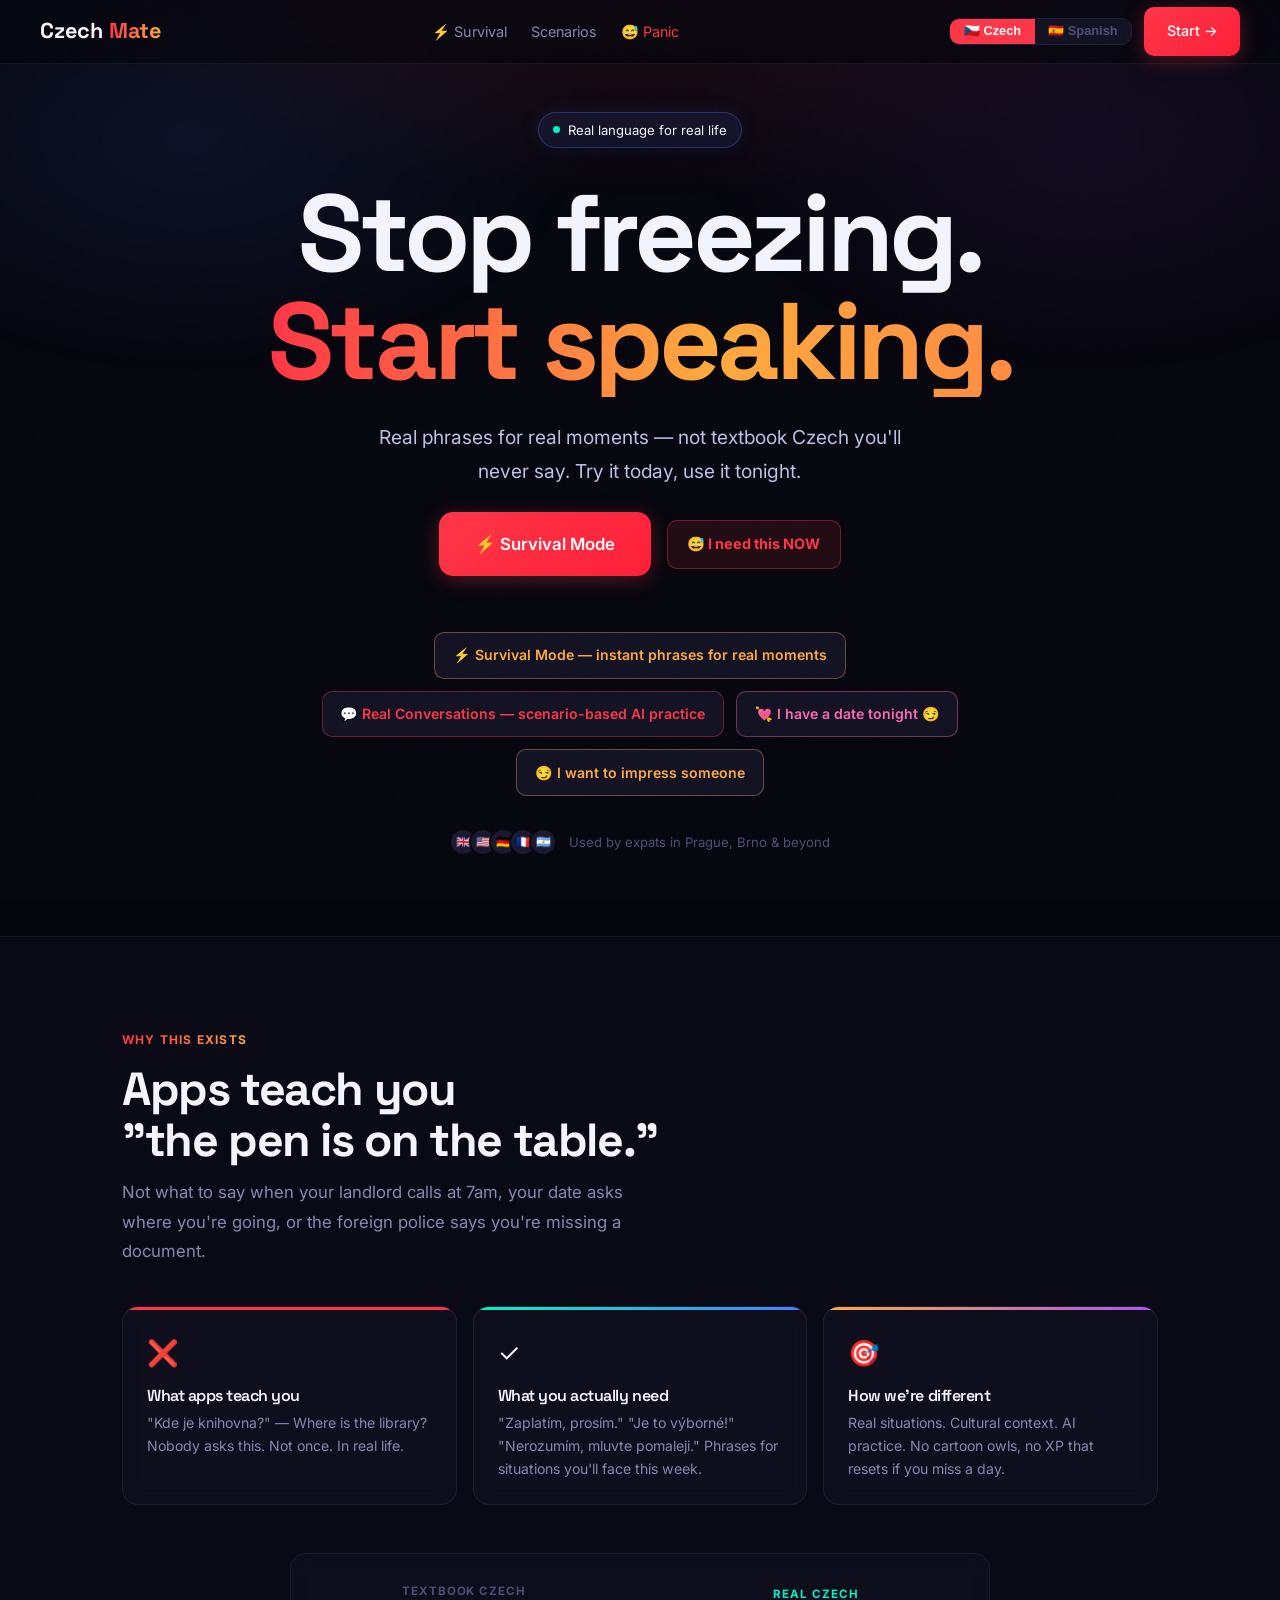
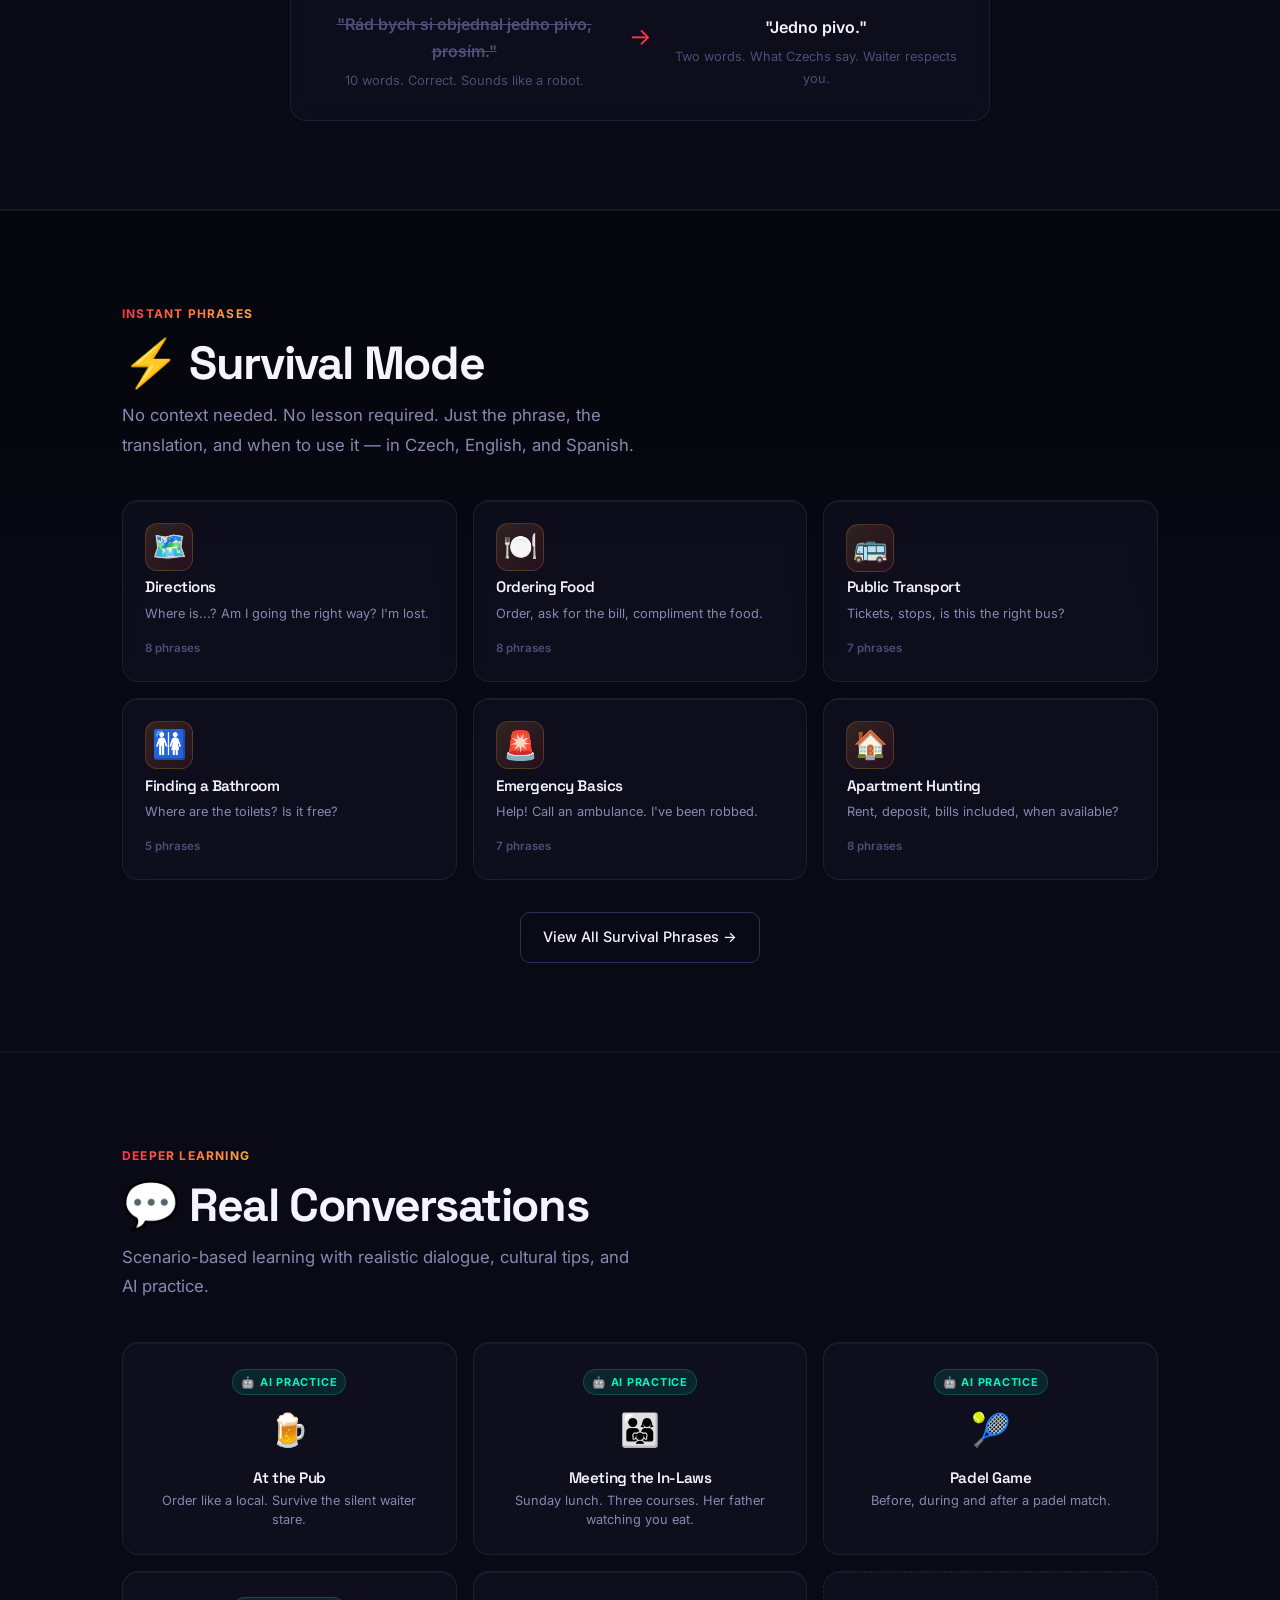
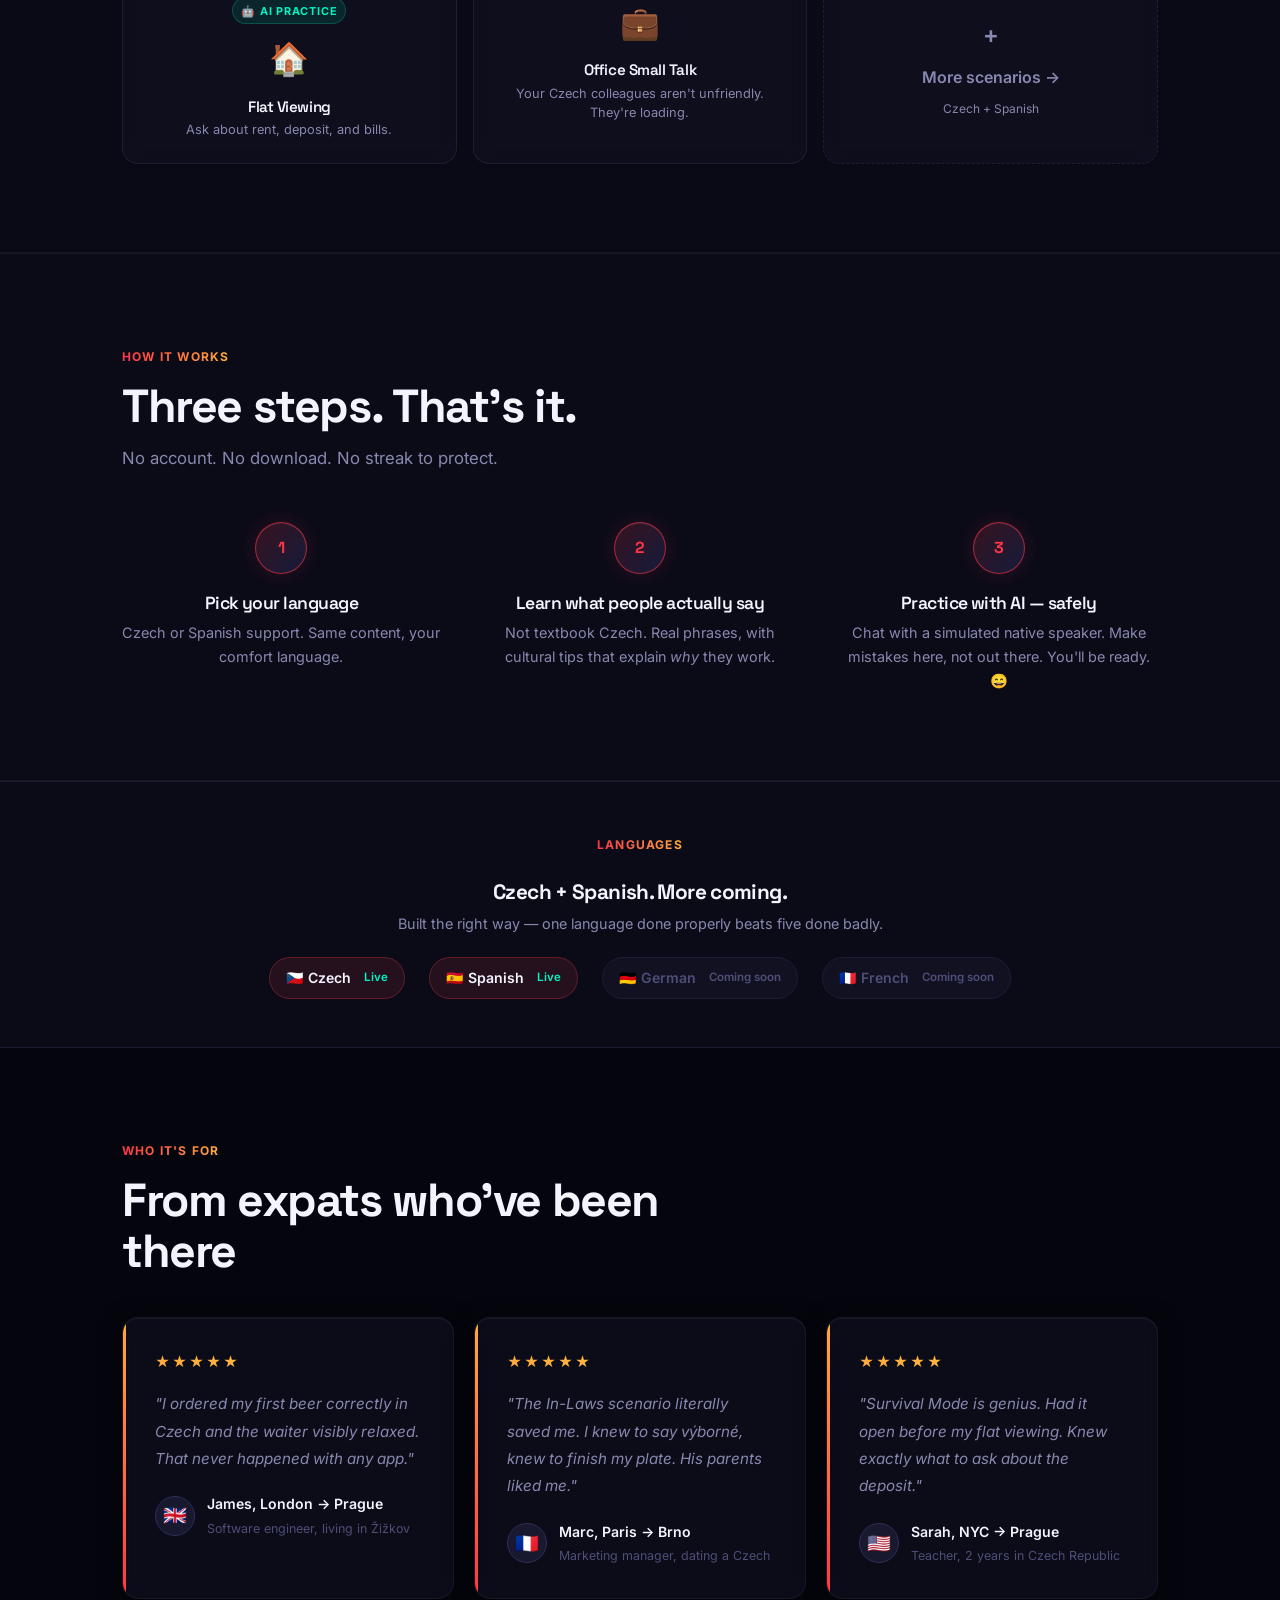
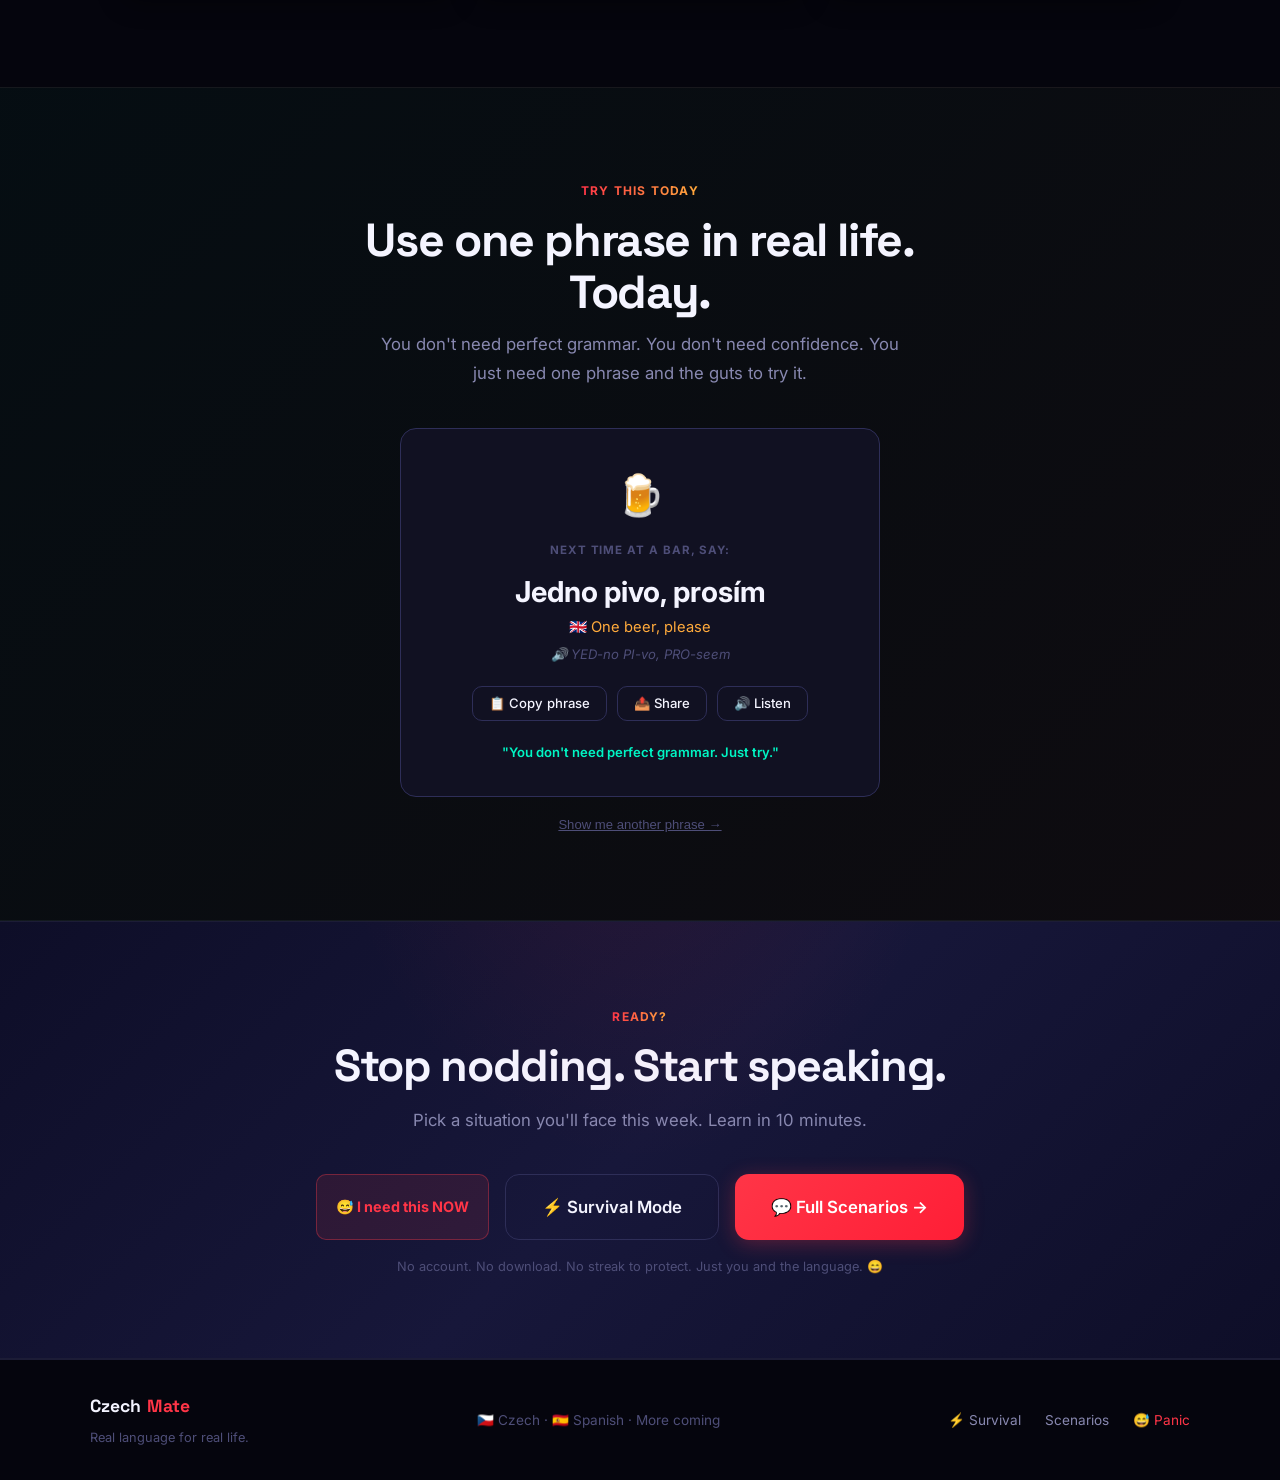
<file: index.html>
<!DOCTYPE html>
<html lang="en">
<head>
  <meta charset="UTF-8">
  <meta name="viewport" content="width=device-width, initial-scale=1.0">
  <title>Czech Mate – Real language for real life</title>
  <meta name="description" content="Learn Czech or Spanish you'll actually use. Survival phrases, real conversation scenarios, AI practice.">
  <link rel="preconnect" href="https://fonts.googleapis.com">
  <link rel="preconnect" href="https://fonts.gstatic.com" crossorigin>
  <link href="https://fonts.googleapis.com/css2?family=Space+Grotesk:wght@400;500;600;700&family=Inter:wght@400;500;600&display=swap" rel="stylesheet">
  <link rel="stylesheet" href="styles.css">
  <script src="data.js"></script>
  <style>

    /* ── Panic Mode Button ── */
    .panic-btn {
      display: inline-flex; align-items: center; gap: .5rem;
      background: rgba(230,57,70,.12); border: 1px solid rgba(230,57,70,.4);
      border-radius: var(--r); padding: .7rem 1.2rem;
      font-size: .9rem; font-weight: 700; color: var(--red);
      text-decoration: none; transition: all .2s; cursor: pointer;
    }
    .panic-btn:hover { background: rgba(230,57,70,.2); border-color: var(--red); transform: translateY(-2px); }

    /* ── Compare strip ── */
    .compare-strip {
      background: rgba(17,17,34,0.5); backdrop-filter: blur(10px); -webkit-backdrop-filter: blur(10px);
      border: 1px solid rgba(255,255,255,0.07);
      border-radius: var(--r-lg); padding: 1.75rem 2rem;
      display: grid; grid-template-columns: 1fr auto 1fr;
      gap: 1.5rem; align-items: center;
      max-width: 700px; margin: 3rem auto 0;
    }
    .compare-side { text-align: center; }
    .compare-side .label { font-size: .72rem; font-weight: 700; text-transform: uppercase; letter-spacing: .08em; margin-bottom: .6rem; }
    .compare-side.bad .label  { color: var(--t3); }
    .compare-side.good .label { color: var(--green); }
    .compare-side .phrase { font-size: 1rem; font-weight: 600; }
    .compare-side.bad .phrase  { color: var(--t3); text-decoration: line-through; }
    .compare-side.good .phrase { color: var(--t1); }
    .compare-side .sub { font-size: .8rem; color: var(--t3); margin-top: .3rem; }
    .compare-arrow { color: var(--red); font-size: 1.5rem; }

    /* ── Survival grid ── */
    .survival-grid { display: grid; grid-template-columns: repeat(3, 1fr); gap: 1rem; margin-top: 2.5rem; }
    .surv-card {
      background: rgba(17,17,34,0.6); backdrop-filter: blur(10px); -webkit-backdrop-filter: blur(10px);
      border: 1px solid rgba(255,255,255,0.07); border-radius: var(--r-lg); padding: 1.4rem;
      text-decoration: none; color: inherit; transition: all .3s var(--ease);
      display: flex; flex-direction: column; gap: .5rem;
      box-shadow: inset 0 1px 0 rgba(255,255,255,0.05);
    }
    .surv-card .surv-icon {
      font-size: 1.75rem; width: 48px; height: 48px;
      display: flex; align-items: center; justify-content: center;
      background: linear-gradient(135deg, rgba(255,170,60,0.15), rgba(255,53,71,0.1));
      border: 1px solid rgba(255,170,60,0.2); border-radius: 12px;
    }
    .surv-card:hover { border-color: var(--gold); transform: translateY(-3px); box-shadow: 0 8px 32px rgba(255,170,60,.2), 0 0 0 1px rgba(255,170,60,.1); }
    .surv-card .surv-icon { font-size: 1.75rem; }
    .surv-card h4 { font-size: .95rem; font-weight: 600; color: var(--t1); }
    .surv-card p  { font-size: .8rem; color: var(--t2); line-height: 1.5; }
    .surv-card .surv-count { font-size: .72rem; color: var(--t3); font-weight: 600; margin-top: auto; padding-top: .5rem; }

    /* ── Scenario preview ── */
    .scenario-preview { display: grid; grid-template-columns: repeat(3, 1fr); gap: 1rem; margin-top: 2.5rem; }
    .sp-card {
      background: rgba(17,17,34,0.6); backdrop-filter: blur(10px); -webkit-backdrop-filter: blur(10px);
      border: 1px solid rgba(255,255,255,0.07); border-radius: var(--r-lg); padding: 1.5rem;
      text-align: center; text-decoration: none; color: inherit; transition: all .3s var(--ease);
      box-shadow: inset 0 1px 0 rgba(255,255,255,0.05);
    }
    .sp-card:hover { border-color: rgba(255,53,71,0.25); transform: translateY(-4px); box-shadow: 0 20px 48px rgba(0,0,0,0.5), 0 0 40px rgba(255,53,71,0.06); }
    .sp-card .icon { font-size: 2rem; display: block; margin-bottom: .75rem; }
    .sp-card h4    { font-size: .95rem; font-weight: 600; margin-bottom: .3rem; }
    .sp-card p     { font-size: .8rem; color: var(--t2); line-height: 1.5; }
    .sp-card .sp-tag { display: inline-block; font-size: .68rem; font-weight: 700; text-transform: uppercase; letter-spacing: .07em; padding: .2rem .5rem; border-radius: 100px; margin-bottom: .5rem; }
    .sp-card .sp-tag.ai { background: rgba(6,214,160,.12); color: var(--green); border: 1px solid rgba(6,214,160,.25); }

    /* ── Mode pills ── */
    .hero-mode-pills { display: flex; gap: .75rem; justify-content: center; flex-wrap: wrap; margin-top: 2rem; max-width: 680px; margin-left: auto; margin-right: auto; }
    .mode-pill {
      display: flex; align-items: center; gap: .5rem;
      background: var(--s2); border: 1px solid var(--border-l);
      border-radius: var(--r); padding: .65rem 1.1rem;
      font-size: .88rem; font-weight: 600; text-decoration: none; color: var(--t1);
      transition: border-color .2s, background .2s, transform .2s var(--ease), box-shadow .2s;
    }
    .mode-pill:hover { border-color: var(--t2); transform: translateY(-3px); box-shadow: 0 6px 20px rgba(0,0,0,0.3); }
    .mode-pill:active { transform: translateY(-1px); }
    .mode-pill.survival { border-color: rgba(244,162,97,.4); color: var(--gold); }
    .mode-pill.survival:hover { border-color: var(--gold); background: rgba(244,162,97,.08); box-shadow: 0 6px 20px rgba(244,162,97,.12); }
    .mode-pill.conversations { border-color: rgba(230,57,70,.4); color: var(--red); }
    .mode-pill.conversations:hover { border-color: var(--red); background: rgba(230,57,70,.08); box-shadow: 0 6px 20px rgba(230,57,70,.15); }
    .mode-pill.date { border-color: rgba(255,105,180,.4); color: #ff69b4; }
    .mode-pill.date:hover { border-color: #ff69b4; background: rgba(255,105,180,.08); box-shadow: 0 6px 20px rgba(255,105,180,.15); }
    .mode-pill.impress { border-color: rgba(244,162,97,.4); color: var(--gold); }
    .mode-pill.impress:hover { border-color: var(--gold); background: rgba(244,162,97,.08); box-shadow: 0 6px 20px rgba(244,162,97,.12); }
    @media (max-width: 600px) {
      .hero-mode-pills { gap: .5rem; }
      .mode-pill { font-size: .8rem; padding: .55rem .85rem; }
    }

    /* ── Why grid ── */
    .why-grid { display: grid; grid-template-columns: repeat(3, 1fr); gap: 1rem; margin-top: 2.5rem; }
    .why-card {
      background: rgba(17,17,34,0.6); backdrop-filter: blur(10px); -webkit-backdrop-filter: blur(10px);
      border: 1px solid rgba(255,255,255,0.07); border-radius: var(--r-lg); padding: 1.5rem;
      position: relative; overflow: hidden;
      box-shadow: inset 0 1px 0 rgba(255,255,255,0.05);
    }
    .why-card::before { content:''; position:absolute; top:0; left:0; right:0; height:3px; }
    .why-card:nth-child(1)::before { background: var(--red); }
    .why-card:nth-child(2)::before { background: linear-gradient(90deg, var(--green), var(--blue)); }
    .why-card:nth-child(3)::before { background: linear-gradient(90deg, var(--gold), var(--purple)); }
    .why-icon { font-size: 1.6rem; margin-bottom: .75rem; }
    .why-card h4 { font-size: 1rem; font-weight: 600; margin-bottom: .5rem; }
    .why-card p  { font-size: .88rem; color: var(--t2); line-height: 1.6; }

    /* ── Langs section ── */
    .langs-section { text-align: center; padding: 3rem 2rem; border-top: 1px solid var(--border); border-bottom: 1px solid var(--border); background: var(--s1); }
    .langs-row { display: flex; align-items: center; justify-content: center; gap: 1.5rem; margin-top: 1.25rem; flex-wrap: wrap; }
    .lang-pill { display: flex; align-items: center; gap: .5rem; padding: .5rem 1rem; border-radius: 100px; font-size: .88rem; font-weight: 600; }
    .lang-pill.active { background: rgba(230,57,70,.12); border: 1px solid rgba(230,57,70,.3); color: var(--t1); }
    .lang-pill.soon   { background: var(--s2); border: 1px solid var(--border); color: var(--t3); }

    @media (max-width: 768px) {
      .survival-grid  { grid-template-columns: repeat(2, 1fr); }
      .scenario-preview { grid-template-columns: 1fr; }
      .why-grid { grid-template-columns: 1fr; }
      .compare-strip { grid-template-columns: 1fr; }
      .compare-arrow { transform: rotate(90deg); }
      .lang-cards { grid-template-columns: 1fr; }
    }
    @media (max-width: 480px) {
      .survival-grid { grid-template-columns: 1fr; }
    }
  </style>
</head>
<body>

  <!-- NAV -->
  <nav>
    <a href="index.html" class="logo">Czech<span class="accent">Mate</span></a>
    <ul class="nav-links">
      <li><a href="survival.html">⚡ Survival</a></li>
      <li><a href="scenarios.html">Scenarios</a></li>
      <li><a href="panic.html" style="color:var(--red)">😅 Panic</a></li>
    </ul>
    <div class="nav-right">
      <div class="lang-toggle" id="langToggle">
        <button class="lang-toggle-opt" id="langOptCz" onclick="setLang('czech')">🇨🇿 Czech</button>
        <button class="lang-toggle-opt" id="langOptEs" onclick="setLang('spanish')">🇪🇸 Spanish</button>
      </div>
      <a href="survival.html" class="btn btn-primary">Start →</a>
    </div>
  </nav>

  <!-- HERO -->
  <section class="hero">
    <div class="hero-glow"></div>
    <div style="max-width:820px;margin:0 auto">

      <div class="hero-badge">
        <span class="badge-dot"></span>
        Real language for real life
      </div>

      <h1>
        Stop freezing.<br>
        <span class="line-red">Start speaking.</span>
      </h1>

      <p class="hero-sub" style="max-width:560px;margin:1.5rem auto">
        Real phrases for real moments — not textbook Czech you'll never say. Try it today, use it tonight.
      </p>

      <div class="hero-cta">
        <a href="survival.html" class="btn btn-primary btn-xl">⚡ Survival Mode</a>
        <a href="panic.html" class="panic-btn btn-xl">😅 I need this NOW</a>
      </div>

      <div class="hero-mode-pills">
        <a href="survival.html" class="mode-pill survival">⚡ Survival Mode — instant phrases for real moments</a>
        <a href="scenarios.html" class="mode-pill conversations">💬 Real Conversations — scenario-based AI practice</a>
        <a href="practice.html?scenario=date&mode=date_coach" class="mode-pill date">💘 I have a date tonight 😏</a>
        <a href="practice.html?scenario=pub&playalong=1" class="mode-pill impress">😏 I want to impress someone</a>
      </div>

      <div class="hero-proof" style="margin-top:2rem">
        <div class="proof-avatars">
          <span>🇬🇧</span><span>🇺🇸</span><span>🇩🇪</span><span>🇫🇷</span><span>🇦🇷</span>
        </div>
        &nbsp;Used by expats in Prague, Brno &amp; beyond
      </div>
    </div>
  </section>

  <!-- WHY THIS EXISTS -->
  <div class="full-section" id="why">
    <div class="section">
      <div class="section-tag">Why this exists</div>
      <h2 class="section-title">Apps teach you<br>"the pen is on the table."</h2>
      <p class="section-sub">Not what to say when your landlord calls at 7am, your date asks where you're going, or the foreign police says you're missing a document.</p>
      <div class="why-grid">
        <div class="why-card"><div class="why-icon">❌</div><h4>What apps teach you</h4><p>"Kde je knihovna?" — Where is the library? Nobody asks this. Not once. In real life.</p></div>
        <div class="why-card"><div class="why-icon">✓</div><h4>What you actually need</h4><p>"Zaplatím, prosím." "Je to výborné!" "Nerozumím, mluvte pomaleji." Phrases for situations you'll face this week.</p></div>
        <div class="why-card"><div class="why-icon">🎯</div><h4>How we're different</h4><p>Real situations. Cultural context. AI practice. No cartoon owls, no XP that resets if you miss a day.</p></div>
      </div>
      <div class="compare-strip">
        <div class="compare-side bad">
          <div class="label">Textbook Czech</div>
          <div class="phrase">"Rád bych si objednal jedno pivo, prosím."</div>
          <div class="sub">10 words. Correct. Sounds like a robot.</div>
        </div>
        <div class="compare-arrow">→</div>
        <div class="compare-side good">
          <div class="label">Real Czech</div>
          <div class="phrase">"Jedno pivo."</div>
          <div class="sub">Two words. What Czechs say. Waiter respects you.</div>
        </div>
      </div>
    </div>
  </div>

  <!-- SURVIVAL MODE -->
  <div class="full-section" id="survival" style="background:linear-gradient(180deg,var(--bg) 0%,var(--s1) 100%)">
    <div class="section">
      <div class="section-tag">Instant phrases</div>
      <h2 class="section-title">⚡ Survival Mode</h2>
      <p class="section-sub">No context needed. No lesson required. Just the phrase, the translation, and when to use it — in Czech, English, and Spanish.</p>
      <div class="survival-grid">
        <a href="survival.html#directions" class="surv-card"><div class="surv-icon">🗺️</div><h4>Directions</h4><p>Where is...? Am I going the right way? I'm lost.</p><div class="surv-count">8 phrases</div></a>
        <a href="survival.html#food" class="surv-card"><div class="surv-icon">🍽️</div><h4>Ordering Food</h4><p>Order, ask for the bill, compliment the food.</p><div class="surv-count">8 phrases</div></a>
        <a href="survival.html#transport" class="surv-card"><div class="surv-icon">🚌</div><h4>Public Transport</h4><p>Tickets, stops, is this the right bus?</p><div class="surv-count">7 phrases</div></a>
        <a href="survival.html#bathroom" class="surv-card"><div class="surv-icon">🚻</div><h4>Finding a Bathroom</h4><p>Where are the toilets? Is it free?</p><div class="surv-count">5 phrases</div></a>
        <a href="survival.html#emergency" class="surv-card"><div class="surv-icon">🚨</div><h4>Emergency Basics</h4><p>Help! Call an ambulance. I've been robbed.</p><div class="surv-count">7 phrases</div></a>
        <a href="survival.html#apartment" class="surv-card"><div class="surv-icon">🏠</div><h4>Apartment Hunting</h4><p>Rent, deposit, bills included, when available?</p><div class="surv-count">8 phrases</div></a>
      </div>
      <div style="text-align:center;margin-top:2rem">
        <a href="survival.html" class="btn btn-ghost">View All Survival Phrases →</a>
      </div>
    </div>
  </div>

  <!-- REAL CONVERSATIONS -->
  <div class="full-section" id="scenarios">
    <div class="section">
      <div class="section-tag">Deeper Learning</div>
      <h2 class="section-title">💬 Real Conversations</h2>
      <p class="section-sub">Scenario-based learning with realistic dialogue, cultural tips, and AI practice.</p>
      <div class="scenario-preview">
        <a href="scenario.html?id=pub" class="sp-card"><span class="sp-tag ai">🤖 AI Practice</span><span class="icon">🍺</span><h4>At the Pub</h4><p>Order like a local. Survive the silent waiter stare.</p></a>
        <a href="scenario.html?id=parents" class="sp-card"><span class="sp-tag ai">🤖 AI Practice</span><span class="icon">👨‍👩‍👧</span><h4>Meeting the In-Laws</h4><p>Sunday lunch. Three courses. Her father watching you eat.</p></a>
        <a href="scenario.html?id=padel" class="sp-card"><span class="sp-tag ai">🤖 AI Practice</span><span class="icon">🎾</span><h4>Padel Game</h4><p>Before, during and after a padel match.</p></a>
        <a href="scenario.html?id=flat" class="sp-card"><span class="sp-tag ai">🤖 AI Practice</span><span class="icon">🏠</span><h4>Flat Viewing</h4><p>Ask about rent, deposit, and bills.</p></a>
        <a href="scenario.html?id=office" class="sp-card"><span class="icon">💼</span><h4>Office Small Talk</h4><p>Your Czech colleagues aren't unfriendly. They're loading.</p></a>
        <a href="scenarios.html" class="sp-card" style="border-style:dashed;display:flex;flex-direction:column;align-items:center;justify-content:center;gap:.5rem;font-weight:600;color:var(--t2)"><span style="font-size:1.5rem">+</span><span>More scenarios →</span><span style="font-size:.75rem;font-weight:400">Czech + Spanish</span></a>
      </div>
    </div>
  </div>

  <!-- HOW IT WORKS -->
  <div id="how" class="full-section" style="background:var(--s1)">
    <div class="section">
      <div class="section-tag">How It Works</div>
      <h2 class="section-title">Three steps. That's it.</h2>
      <p class="section-sub">No account. No download. No streak to protect.</p>
      <div class="steps">
        <div class="step"><div class="step-num">1</div><h3>Pick your language</h3><p>Czech or Spanish support. Same content, your comfort language.</p></div>
        <div class="step"><div class="step-num">2</div><h3>Learn what people actually say</h3><p>Not textbook Czech. Real phrases, with cultural tips that explain <em>why</em> they work.</p></div>
        <div class="step"><div class="step-num">3</div><h3>Practice with AI — safely</h3><p>Chat with a simulated native speaker. Make mistakes here, not out there. You'll be ready. 😄</p></div>
      </div>
    </div>
  </div>

  <!-- LANGUAGES -->
  <div class="langs-section">
    <div class="section-tag" style="display:inline-block">Languages</div>
    <h3 style="font-family:var(--font-h);font-size:1.3rem;font-weight:700;margin-top:.75rem">Czech + Spanish. More coming.</h3>
    <p style="color:var(--t2);font-size:.9rem;margin-top:.5rem">Built the right way — one language done properly beats five done badly.</p>
    <div class="langs-row">
      <div class="lang-pill active">🇨🇿 Czech <span style="font-size:.72rem;margin-left:.3rem;color:var(--green)">Live</span></div>
      <div class="lang-pill active">🇪🇸 Spanish <span style="font-size:.72rem;margin-left:.3rem;color:var(--green)">Live</span></div>
      <div class="lang-pill soon">🇩🇪 German <span style="font-size:.72rem;margin-left:.3rem">Coming soon</span></div>
      <div class="lang-pill soon">🇫🇷 French <span style="font-size:.72rem;margin-left:.3rem">Coming soon</span></div>
    </div>
  </div>

  <!-- TESTIMONIALS -->
  <div class="section">
    <div class="section-tag">Who It's For</div>
    <h2 class="section-title">From expats who've been there</h2>
    <div class="testimonials-grid" style="margin-top:2.5rem">
      <div class="testimonial"><div class="stars">★★★★★</div><blockquote>"I ordered my first beer correctly in Czech and the waiter visibly relaxed. That never happened with any app."</blockquote><div class="t-author"><div class="t-avatar">🇬🇧</div><div><div class="t-name">James, London → Prague</div><div class="t-info">Software engineer, living in Žižkov</div></div></div></div>
      <div class="testimonial"><div class="stars">★★★★★</div><blockquote>"The In-Laws scenario literally saved me. I knew to say výborné, knew to finish my plate. His parents liked me."</blockquote><div class="t-author"><div class="t-avatar">🇫🇷</div><div><div class="t-name">Marc, Paris → Brno</div><div class="t-info">Marketing manager, dating a Czech</div></div></div></div>
      <div class="testimonial"><div class="stars">★★★★★</div><blockquote>"Survival Mode is genius. Had it open before my flat viewing. Knew exactly what to ask about the deposit."</blockquote><div class="t-author"><div class="t-avatar">🇺🇸</div><div><div class="t-name">Sarah, NYC → Prague</div><div class="t-info">Teacher, 2 years in Czech Republic</div></div></div></div>
    </div>
  </div>

  <!-- VIRAL LOOP: TRY THIS TODAY -->
  <div class="full-section" id="tryToday" style="background:linear-gradient(135deg,rgba(6,214,160,.04),rgba(244,162,97,.04))">
    <div class="section section-center">
      <div class="section-tag">Try this today</div>
      <h2 class="section-title">Use one phrase in real life. Today.</h2>
      <p class="section-sub">You don't need perfect grammar. You don't need confidence. You just need one phrase and the guts to try it.</p>

      <div id="viralCard" style="max-width:480px;margin:2.5rem auto 0;background:var(--s2);border:1px solid var(--border-l);border-radius:var(--r-lg);padding:2rem;text-align:center">
        <div style="font-size:2.5rem;margin-bottom:.75rem" id="viralIcon">🍺</div>
        <div style="font-size:.72rem;font-weight:700;text-transform:uppercase;letter-spacing:.08em;color:var(--t3);margin-bottom:.75rem" id="viralContext">Next time at a bar, say:</div>
        <div style="font-size:clamp(1.4rem,4vw,1.8rem);font-weight:700;color:var(--t1);margin-bottom:.3rem;line-height:1.3" id="viralPhrase">Jedno pivo, prosím</div>
        <div style="font-size:.92rem;color:var(--gold);margin-bottom:.2rem" id="viralEnglish">🇬🇧 One beer, please</div>
        <div style="font-size:.82rem;color:var(--t3);font-style:italic;margin-bottom:1.25rem" id="viralPronunciation">🔊 YED-no PI-vo, PRO-seem</div>
        <div style="display:flex;gap:.6rem;justify-content:center;flex-wrap:wrap">
          <button onclick="copyViralPhrase()" class="btn btn-ghost" style="font-size:.82rem;padding:.55rem 1rem" id="copyBtn">📋 Copy phrase</button>
          <button onclick="shareViralPhrase()" class="btn btn-ghost" style="font-size:.82rem;padding:.55rem 1rem">📤 Share</button>
          <button onclick="speakViralPhrase()" class="btn btn-ghost" style="font-size:.82rem;padding:.55rem 1rem">🔊 Listen</button>
        </div>
        <div style="margin-top:1.25rem;font-size:.82rem;color:var(--green);font-weight:600">
          "You don't need perfect grammar. Just try."
        </div>
      </div>

      <button onclick="nextViralPhrase()" style="display:block;margin:1.25rem auto 0;background:none;border:none;color:var(--t3);font-size:.82rem;cursor:pointer;text-decoration:underline">Show me another phrase →</button>
    </div>
  </div>

  <script>
    const VIRAL_PHRASES = [
      { icon: '🍺', context: 'Next time at a bar, say:', phrase: 'Jedno pivo, prosím', english: 'One beer, please', pronunciation: 'YED-no PI-vo, PRO-seem', lang: 'cs-CZ' },
      { icon: '😊', context: 'When you meet someone, say:', phrase: 'Těší mě', english: 'Nice to meet you', pronunciation: 'TYEH-shee myeh', lang: 'cs-CZ' },
      { icon: '🍽️', context: 'After a great meal, say:', phrase: 'Bylo to výborné!', english: 'That was excellent!', pronunciation: 'BIH-lo to VEE-bor-neh', lang: 'cs-CZ' },
      { icon: '🙏', context: 'Any time you need help, say:', phrase: 'Promiňte, nerozumím', english: 'Sorry, I don\'t understand', pronunciation: 'PRO-min-teh, NEH-roz-oo-meem', lang: 'cs-CZ' },
      { icon: '🍺', context: 'En un bar en España, di:', phrase: 'Ponme una caña, por favor', english: 'Get me a small beer, please', pronunciation: 'PON-meh OO-na KAH-nyah', lang: 'es-ES' },
      { icon: '👋', context: 'When leaving anywhere, say:', phrase: 'Nashledanou', english: 'Goodbye', pronunciation: 'NASS-khle-da-noh', lang: 'cs-CZ' }
    ];
    let viralIdx = 0;

    function updateViralCard() {
      const p = VIRAL_PHRASES[viralIdx];
      document.getElementById('viralIcon').textContent = p.icon;
      document.getElementById('viralContext').textContent = p.context;
      document.getElementById('viralPhrase').textContent = p.phrase;
      document.getElementById('viralEnglish').textContent = '🇬🇧 ' + p.english;
      document.getElementById('viralPronunciation').textContent = '🔊 ' + p.pronunciation;
      document.getElementById('copyBtn').textContent = '📋 Copy phrase';
    }

    function nextViralPhrase() {
      viralIdx = (viralIdx + 1) % VIRAL_PHRASES.length;
      updateViralCard();
    }

    function copyViralPhrase() {
      const p = VIRAL_PHRASES[viralIdx];
      const text = p.phrase + ' — ' + p.english;
      navigator.clipboard.writeText(text).then(() => {
        document.getElementById('copyBtn').textContent = '✓ Copied!';
        setTimeout(() => { document.getElementById('copyBtn').textContent = '📋 Copy phrase'; }, 2000);
      }).catch(() => {});
    }

    function shareViralPhrase() {
      const p = VIRAL_PHRASES[viralIdx];
      const text = `${p.icon} Try saying "${p.phrase}" (${p.english}) — CzechMate`;
      if (navigator.share) {
        navigator.share({ title: 'CzechMate', text }).catch(() => {});
      } else {
        navigator.clipboard.writeText(text).then(() => {
          alert('Copied to clipboard!');
        }).catch(() => {});
      }
    }

    function speakViralPhrase() {
      if (!('speechSynthesis' in window)) return;
      window.speechSynthesis.cancel();
      const p = VIRAL_PHRASES[viralIdx];
      const utter = new SpeechSynthesisUtterance(p.phrase);
      utter.lang = p.lang;
      utter.rate = 0.85;
      window.speechSynthesis.speak(utter);
    }
  </script>

  <!-- CTA BANNER -->
  <div class="cta-banner">
    <div class="section-tag">Ready?</div>
    <h2>Stop nodding. Start speaking.</h2>
    <p>Pick a situation you'll face this week. Learn in 10 minutes.</p>
    <div style="display:flex;gap:1rem;justify-content:center;flex-wrap:wrap;margin-top:1.5rem">
      <a href="panic.html" class="panic-btn btn-xl">😅 I need this NOW</a>
      <a href="survival.html" class="btn btn-ghost btn-xl">⚡ Survival Mode</a>
      <a href="scenarios.html" class="btn btn-primary btn-xl">💬 Full Scenarios →</a>
    </div>
    <div class="cta-note">No account. No download. No streak to protect. Just you and the language. 😄</div>
  </div>

  <!-- FOOTER -->
  <footer>
    <div class="footer-inner">
      <div>
        <a href="index.html" class="logo" style="font-size:1.1rem">Czech<span style="color:var(--red)">Mate</span></a>
        <div style="font-size:.8rem;color:var(--t3);margin-top:.3rem">Real language for real life.</div>
      </div>
      <div style="color:var(--t3);font-size:.85rem">🇨🇿 Czech · 🇪🇸 Spanish · More coming</div>
      <div style="display:flex;gap:1.5rem">
        <a href="survival.html" style="color:var(--t2);text-decoration:none;font-size:.85rem">⚡ Survival</a>
        <a href="scenarios.html" style="color:var(--t2);text-decoration:none;font-size:.85rem">Scenarios</a>
        <a href="panic.html" style="color:var(--red);text-decoration:none;font-size:.85rem">😅 Panic</a>
      </div>
    </div>
  </footer>

  <script>
    // Language management — default to Czech, no blocking popup
    function updateNavToggle() {
      const lang = LangUtils.get() || 'czech';
      document.getElementById('langOptCz').classList.toggle('active', lang === 'czech');
      document.getElementById('langOptEs').classList.toggle('active', lang === 'spanish');
    }

    function setLang(lang) {
      LangUtils.set(lang);
      updateNavToggle();
    }

    // Auto-default to Czech on first visit
    if (!LangUtils.isSet()) LangUtils.set('czech');
    updateNavToggle();

    // Nav scroll shadow
    window.addEventListener('scroll', () => {
      document.querySelector('nav').classList.toggle('scrolled', window.scrollY > 10);
    }, { passive: true });
  </script>
</body>
</html>
</file>
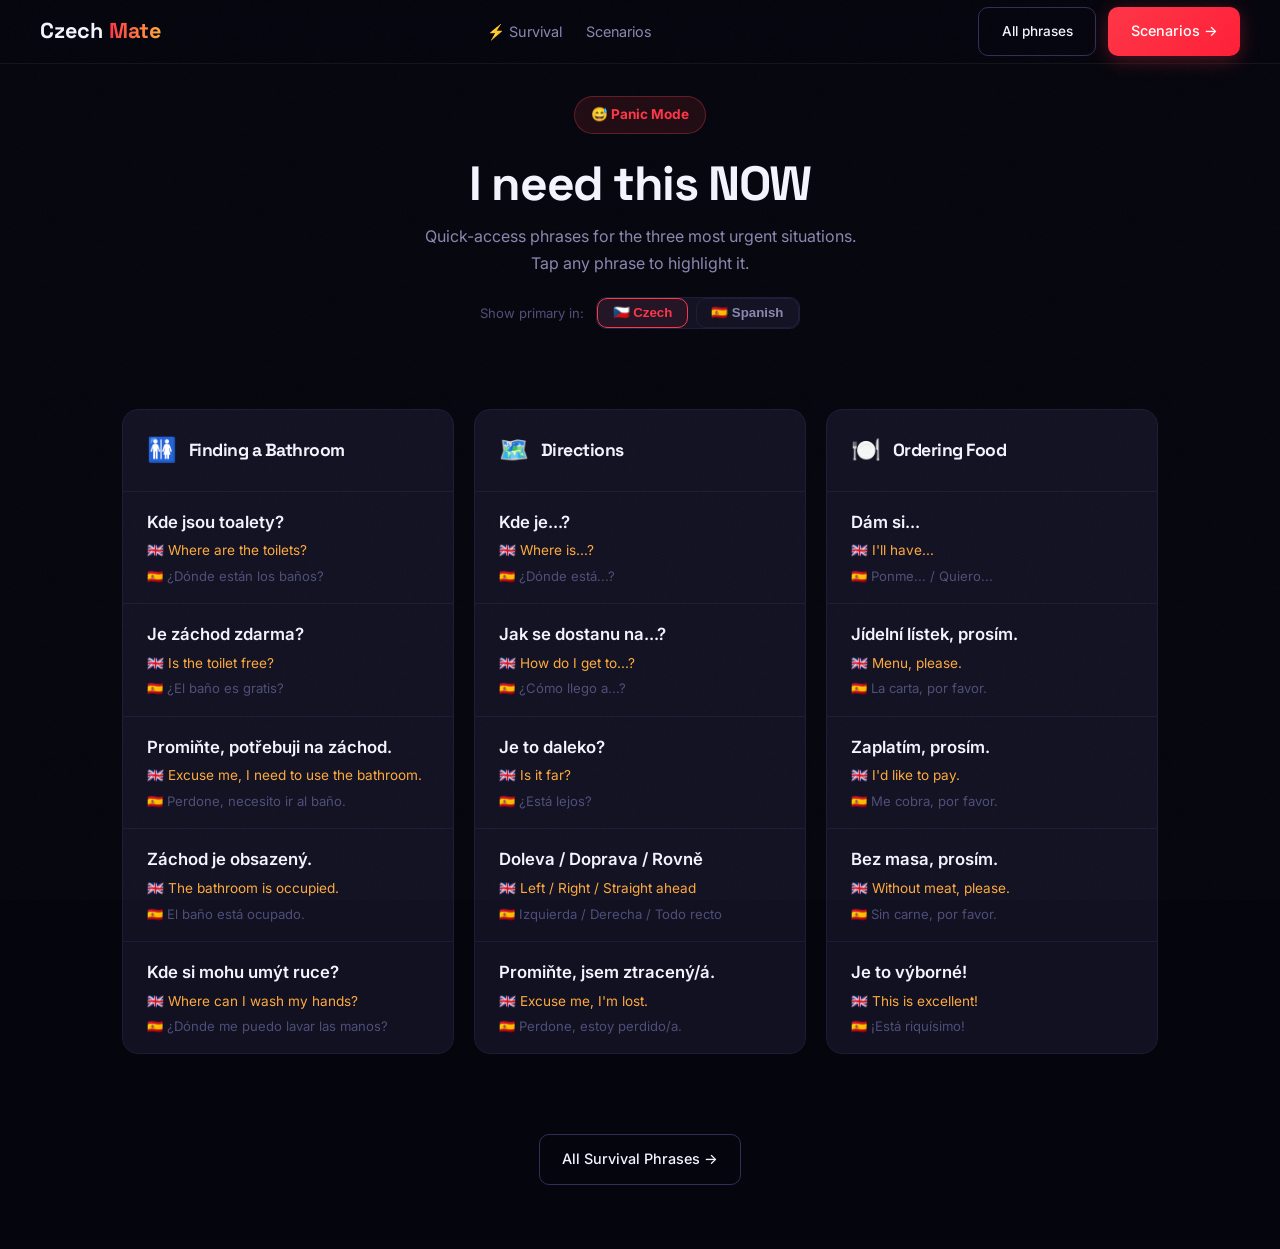
<file: panic.html>
<!DOCTYPE html>
<html lang="en">
<head>
  <meta charset="UTF-8">
  <meta name="viewport" content="width=device-width, initial-scale=1.0">
  <title>Panic Mode 😅 · Czech Mate</title>
  <link rel="preconnect" href="https://fonts.googleapis.com">
  <link rel="preconnect" href="https://fonts.gstatic.com" crossorigin>
  <link href="https://fonts.googleapis.com/css2?family=Space+Grotesk:wght@400;500;600;700&family=Inter:wght@400;500;600&display=swap" rel="stylesheet">
  <link rel="stylesheet" href="styles.css">
  <script src="data.js"></script>
  <style>
    .panic-hero { padding: 6rem 2rem 2.5rem; text-align: center; }
    .panic-badge { display:inline-flex; align-items:center; gap:.45rem; background:rgba(230,57,70,.12); border:1px solid rgba(230,57,70,.35); padding:.4rem 1rem; border-radius:100px; font-size:.85rem; color:var(--red); font-weight:700; margin-bottom:1.5rem; }
    .panic-hero h1 { font-family:var(--font-h); font-size:clamp(2rem,5vw,3rem); font-weight:700; margin-bottom:.75rem; }
    .panic-hero p { color:var(--t2); font-size:1rem; max-width:440px; margin:0 auto; }

    .panic-grid { display:grid; grid-template-columns:repeat(3,1fr); gap:1.25rem; max-width:1100px; margin:2.5rem auto 0; padding:0 2rem 5rem; }
    @media(max-width:768px){ .panic-grid{ grid-template-columns:1fr; } }

    .panic-cat { background:var(--s2); border:1px solid var(--border); border-radius:var(--r-lg); overflow:hidden; }
    .panic-cat-header { padding:1.25rem 1.5rem; border-bottom:1px solid var(--border); display:flex; align-items:center; gap:.75rem; }
    .panic-cat-header h2 { font-family:var(--font-h); font-size:1.1rem; font-weight:700; }
    .panic-cat-icon { font-size:1.5rem; }

    .panic-phrase { padding:1rem 1.5rem; border-bottom:1px solid var(--border); cursor:pointer; transition:background .15s; }
    .panic-phrase:last-child { border-bottom:none; }
    .panic-phrase:hover { background:var(--s3); }
    .panic-phrase:active { background:rgba(230,57,70,.08); }
    .panic-phrase-primary { font-size:1.05rem; font-weight:600; color:var(--t1); margin-bottom:.2rem; }
    .panic-phrase-en { font-size:.85rem; color:var(--gold); margin-bottom:.15rem; }
    .panic-phrase-secondary { font-size:.82rem; color:var(--t3); }

    .lang-bar { display:flex; align-items:center; justify-content:center; gap:.75rem; margin-top:1.25rem; }
    .lang-bar-label { font-size:.82rem; color:var(--t3); }
    .lang-toggle { display:flex; gap:.5rem; }
    .lang-toggle-btn { padding:.4rem .9rem; border-radius:var(--r); border:1px solid var(--border); background:var(--s2); color:var(--t2); font-size:.83rem; font-weight:600; cursor:pointer; transition:all .2s; }
    .lang-toggle-btn.active { border-color:var(--red); color:var(--red); background:rgba(230,57,70,.08); }

    .more-link { text-align:center; padding:0 2rem 4rem; }
  </style>
</head>
<body>

  <nav>
    <a href="index.html" class="logo">Czech<span class="accent">Mate</span></a>
    <ul class="nav-links">
      <li><a href="survival.html">⚡ Survival</a></li>
      <li><a href="scenarios.html">Scenarios</a></li>
    </ul>
    <div class="nav-right">
      <a href="survival.html" class="btn btn-ghost" style="font-size:.85rem">All phrases</a>
      <a href="scenarios.html" class="btn btn-primary">Scenarios →</a>
    </div>
  </nav>

  <header class="panic-hero">
    <div class="panic-badge">😅 Panic Mode</div>
    <h1>I need this NOW</h1>
    <p>Quick-access phrases for the three most urgent situations. Tap any phrase to highlight it.</p>
    <div class="lang-bar">
      <span class="lang-bar-label">Show primary in:</span>
      <div class="lang-toggle">
        <button class="lang-toggle-btn" id="btnCzech" onclick="setPrimaryLang('czech')">🇨🇿 Czech</button>
        <button class="lang-toggle-btn" id="btnSpanish" onclick="setPrimaryLang('spanish')">🇪🇸 Spanish</button>
      </div>
    </div>
  </header>

  <div class="panic-grid" id="panicGrid"></div>

  <div class="more-link">
    <a href="survival.html" class="btn btn-ghost">All Survival Phrases →</a>
  </div>

  <script>
  (function() {
    const PANIC_CATS = ['bathroom', 'directions', 'restaurant'];
    let primaryLang = LangUtils.get() || 'czech';

    function setPrimaryLang(lang) {
      primaryLang = lang;
      LangUtils.set(lang);
      render();
      document.getElementById('btnCzech').classList.toggle('active', lang === 'czech');
      document.getElementById('btnSpanish').classList.toggle('active', lang === 'spanish');
    }
    window.setPrimaryLang = setPrimaryLang;

    function render() {
      const grid = document.getElementById('panicGrid');
      grid.innerHTML = PANIC_CATS.map(key => {
        const data = PHRASES[key];
        if (!data) return '';
        const phrases = data.phrases.slice(0, 5).map(p => {
          const primary = primaryLang === 'spanish' ? p.spanish : p.czech;
          const secondary = primaryLang === 'spanish' ? p.czech : p.spanish;
          const secLabel = primaryLang === 'spanish' ? '🇨🇿' : '🇪🇸';
          return `
            <div class="panic-phrase" onclick="this.style.background='rgba(230,57,70,.1)'">
              <div class="panic-phrase-primary">${primary}</div>
              <div class="panic-phrase-en">🇬🇧 ${p.english}</div>
              <div class="panic-phrase-secondary">${secLabel} ${secondary}</div>
            </div>`;
        }).join('');
        return `
          <div class="panic-cat">
            <div class="panic-cat-header">
              <span class="panic-cat-icon">${data.icon}</span>
              <h2>${data.title}</h2>
            </div>
            ${phrases}
          </div>`;
      }).join('');

      document.getElementById('btnCzech').classList.toggle('active', primaryLang === 'czech');
      document.getElementById('btnSpanish').classList.toggle('active', primaryLang === 'spanish');
    }

    render();
  })();
  </script>

</body>
</html>
</file>
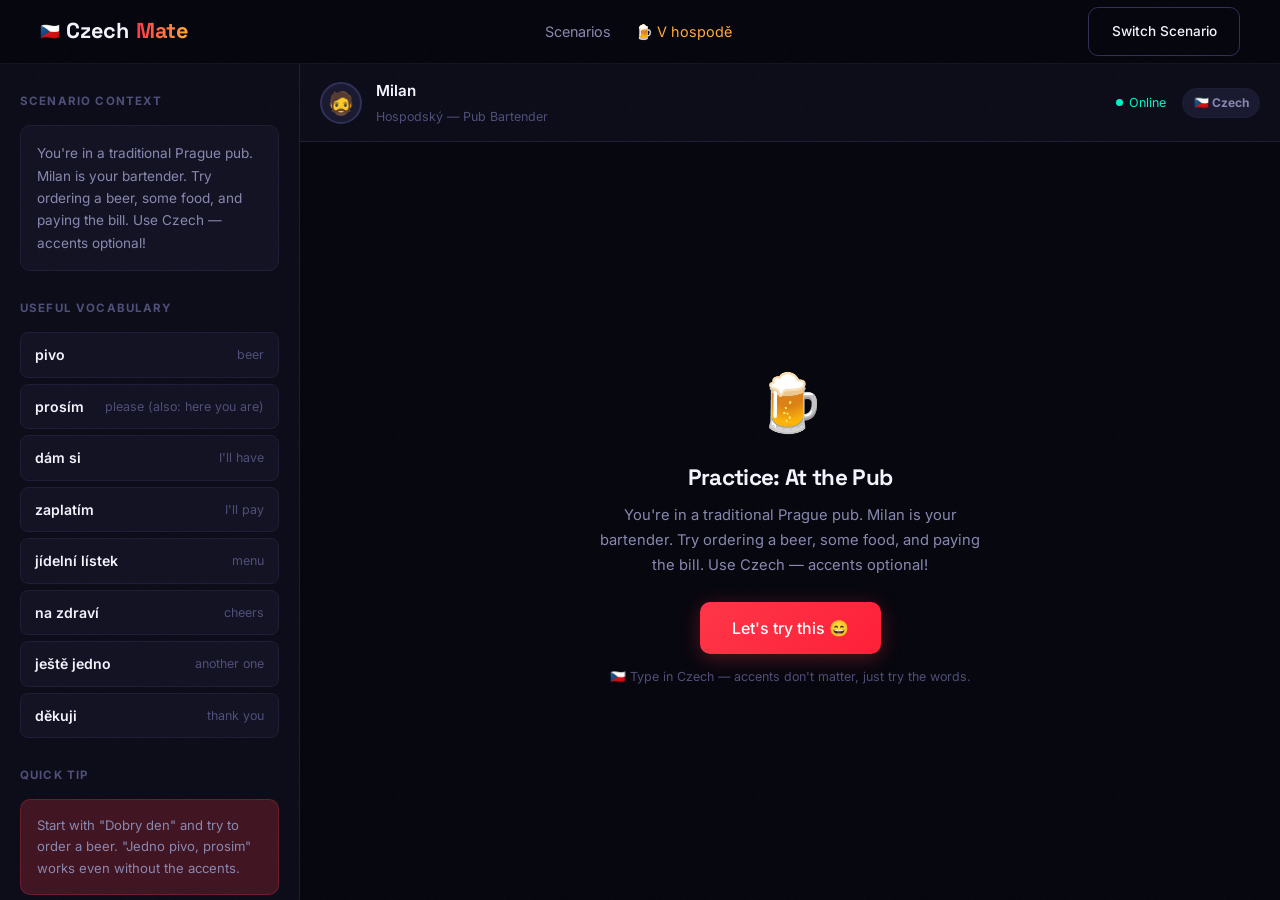
<file: practice.html>
<!DOCTYPE html>
<html lang="en">
<head>
  <meta charset="UTF-8">
  <meta name="viewport" content="width=device-width, initial-scale=1.0">
  <title>Practice — CzechMate</title>
  <link rel="preconnect" href="https://fonts.googleapis.com">
  <link rel="preconnect" href="https://fonts.gstatic.com" crossorigin>
  <link href="https://fonts.googleapis.com/css2?family=Space+Grotesk:wght@400;500;600;700&family=Inter:wght@400;500;600&display=swap" rel="stylesheet">
  <link rel="stylesheet" href="styles.css">
  <script src="data.js"></script>
  <script src="chat.js"></script>
  <style>
    .quick-btns { display:flex; gap:.5rem; flex-wrap:wrap; margin-bottom:.65rem; }
    .quick-btn { padding:.38rem .8rem; border-radius:var(--r); border:1px solid var(--border); background:var(--s2); color:var(--t2); font-size:.78rem; font-weight:500; cursor:pointer; transition:border-color .15s, color .15s, background .15s, transform .15s; }
    .quick-btn:hover { border-color:var(--border-l); color:var(--t1); transform:translateY(-1px); }
    .quick-btn:active { transform:translateY(0); }
    .voice-quick-btn { border-color:rgba(230,57,70,.4); color:var(--red); }
    .voice-quick-btn:hover { border-color:var(--red); background:rgba(230,57,70,.08); }
    .voice-quick-btn.listening { background:rgba(230,57,70,.12); color:var(--red); animation: pulse 1s infinite; }

    /* Mobile sidebar toggle */
    .sidebar-toggle-btn {
      display:none; align-items:center; gap:.35rem;
      background:var(--s2); border:1px solid var(--border); border-radius:var(--r);
      padding:.4rem .75rem; font-size:.78rem; font-weight:600; color:var(--t2);
      cursor:pointer; transition:all .2s; flex-shrink:0;
    }
    .sidebar-toggle-btn:hover { border-color:var(--border-l); color:var(--t1); }

    /* Sidebar overlay on mobile */
    .sidebar-overlay {
      display:none; position:fixed; inset:0; background:rgba(0,0,0,.6);
      z-index:150; backdrop-filter:blur(4px);
    }
    .sidebar-overlay.open { display:block; }

    @media (max-width:900px) {
      .sidebar-toggle-btn { display:flex; }
      .chat-sidebar {
        position:fixed; top:64px; left:0; bottom:0; z-index:160;
        transform:translateX(-100%); transition:transform .3s var(--ease);
        width:280px; display:block !important;
      }
      .chat-sidebar.open { transform:translateX(0); }
    }
  </style>
</head>
<body>

  <nav>
    <a href="index.html" class="logo">
      <span class="flag">🇨🇿</span>Czech<span class="accent">Mate</span>
    </a>
    <ul class="nav-links">
      <li><a href="scenarios.html">Scenarios</a></li>
      <li id="navScenarioLink"></li>
    </ul>
    <div class="nav-right">
      <a href="scenarios.html" class="btn btn-ghost" style="font-size:.85rem">Switch Scenario</a>
    </div>
  </nav>

  <div class="chat-layout">

    <!-- SIDEBAR -->
    <div class="chat-sidebar" id="chatSidebar">
      <div class="sidebar-section">
        <div class="sidebar-label">Scenario Context</div>
        <div class="context-card" id="sidebarContext">Loading…</div>
      </div>
      <div class="sidebar-section">
        <div class="sidebar-label">Useful Vocabulary</div>
        <div id="sidebarVocab"></div>
      </div>
      <div class="sidebar-section">
        <div class="sidebar-label">Quick Tip</div>
        <div class="tip-card" id="sidebarTip">Loading…</div>
      </div>
      <div class="sidebar-section" style="margin-top:auto;padding-top:1rem;border-top:1px solid var(--border)">
        <div class="sidebar-label">Switch Practice</div>
        <div id="scenarioSwitcher"></div>
      </div>
    </div>

    <!-- CHAT MAIN -->
    <div class="chat-main">

      <div class="chat-topbar">
        <div class="chat-persona">
          <button class="sidebar-toggle-btn" onclick="toggleSidebar()" aria-label="Show vocabulary">📚 Vocab</button>
          <div class="persona-avatar" id="personaAvatar">…</div>
          <div>
            <div class="persona-name" id="personaName">Loading…</div>
            <div class="persona-role" id="personaRole">—</div>
          </div>
        </div>
        <div style="display:flex;align-items:center;gap:1rem">
          <div class="persona-status"><span class="status-dot"></span> Online</div>
          <span id="langBadge" style="font-size:.75rem;font-weight:700;padding:.25rem .65rem;border-radius:100px;background:var(--s3);color:var(--t2);border:1px solid var(--border)"></span>
        </div>
      </div>
      <div class="sidebar-overlay" id="sidebarOverlay" onclick="toggleSidebar()"></div>

      <div class="chat-msgs" id="chatMsgs">
        <div id="welcomeState" style="flex:1;display:flex;align-items:center;justify-content:center;padding:3rem 2rem;">
          <div style="text-align:center;max-width:400px">
            <div style="font-size:3.5rem;margin-bottom:1rem" id="welcomeIcon">…</div>
            <h3 style="font-family:var(--font-h);font-size:1.4rem;font-weight:700;margin-bottom:.75rem" id="welcomeTitle">Ready to practice?</h3>
            <p style="color:var(--t2);font-size:.92rem;line-height:1.7;margin-bottom:1.5rem" id="welcomeSub">Loading…</p>
            <div id="welcomeActions"></div>
          </div>
        </div>
      </div>

      <div class="chat-input-area" id="chatInputArea" style="display:none">
        <div class="quick-btns" id="quickBtns">
          <button class="quick-btn" onclick="handleQuickHint('dont_understand')">🤷 Lost — help me</button>
          <button class="quick-btn" onclick="handleQuickHint('repeat')">🔁 Say that again</button>
          <button class="quick-btn" onclick="handleQuickHint('slower')">🐢 Slower please</button>
          <button class="quick-btn" id="impressBtn" onclick="activateImpressMode()" style="border-color:rgba(244,162,97,.4);color:var(--gold)">😏 Help me impress</button>
          <button class="quick-btn voice-quick-btn" id="voiceBtn" onclick="startVoice()">🎤 Speak it</button>
        </div>
        <form class="chat-form" id="chatForm" onsubmit="handleSubmit(event)">
          <input
            type="text"
            class="chat-input"
            id="chatInput"
            autocomplete="off"
            autocorrect="off"
            spellcheck="false"
          >
          <button type="submit" class="chat-submit" title="Send">➤</button>
        </form>
        <div class="chat-hint" id="chatHint"></div>
      </div>

    </div>
  </div>

  <script>
  (function () {
    // ── SETUP ─────────────────────────────────────────────
    const params      = new URLSearchParams(window.location.search);
    let scenarioId    = params.get('scenario') || 'pub';
    const userLang    = LangUtils.get() || 'czech';
    const dateCoach   = params.get('mode') === 'date_coach';
    const autoPlayAlong = params.get('playalong') === '1';

    // V2→Chat mapping: unified V2 IDs map to language-specific chat IDs
    const V2_CHAT_MAP = {
      pub:       { czech: 'pub',       spanish: 'es_tapas' },
      inlaws:    { czech: 'parents',   spanish: 'es_family' },
      padel:     { czech: 'padel',     spanish: 'es_padel' },
      flat:      { czech: 'flat',      spanish: 'es_flat' },
      doctor:    { czech: 'doctor',    spanish: 'es_doctor' },
      interview: { czech: 'interview', spanish: 'es_interview' },
      office:    { czech: 'office',    spanish: 'es_office' },
      police:    { czech: 'police',    spanish: 'es_nie' },
      date:      { czech: 'date',      spanish: 'es_date' },
      grocery:   { czech: 'grocery',   spanish: 'es_grocery' }
    };

    // Resolve V2 scenario to chat engine ID based on user's language
    const v2Scenario  = (typeof getScenarioV2 === 'function') ? getScenarioV2(scenarioId) : null;
    const chatId      = V2_CHAT_MAP[scenarioId]?.[userLang] || scenarioId;
    const scenarioMeta = SCENARIOS.find(s => s.id === chatId) || SCENARIOS.find(s => s.id === scenarioId) || SCENARIOS[0];
    const lang        = scenarioMeta.language || userLang;
    const hasChat     = ChatEngine.hasChatSupport(chatId);

    // Use resolved chatId for the engine
    scenarioId = chatId;

    const LANG_INFO = {
      czech:   { flag: '🇨🇿', label: 'Czech',         placeholder: 'Try a phrase… 😊 no pressure',   hint: 'Spelling doesn\'t need to be perfect — just try the words. You got this.' },
      spanish: { flag: '🇪🇸', label: 'Spain Spanish',  placeholder: 'Escribe algo… ¡sin presión! 😄',   hint: 'Spain Spanish — try phrases like "ponme" and "caña". Typos are fine, just give it a go.' }
    };
    const li = LANG_INFO[lang] || LANG_INFO[userLang] || LANG_INFO.czech;

    // Derive display info from V2 scenario if available, fallback to old SCENARIOS
    const displayTitle = v2Scenario ? (v2Scenario.title[userLang] || v2Scenario.title.english) : scenarioMeta.title;
    const displayIcon  = v2Scenario ? v2Scenario.icon : scenarioMeta.icon;
    const origId       = params.get('scenario') || 'pub';

    // Nav
    document.getElementById('navScenarioLink').innerHTML =
      `<a href="scenario.html?id=${origId}" style="color:var(--gold)">${displayIcon} ${displayTitle}</a>`;
    document.title = `Practice: ${displayTitle} — CzechMate`;

    // Language badge
    document.getElementById('langBadge').textContent = `${li.flag} ${li.label}`;

    // Scenario switcher — show V2 scenarios (unified, both languages)
    const switcherScenarios = (typeof SCENARIOS_V2 !== 'undefined') ? SCENARIOS_V2 : [];
    document.getElementById('scenarioSwitcher').innerHTML = switcherScenarios.map(s => {
      const sTitle = s.title[userLang] || s.title.english;
      const active = s.id === origId;
      return `<a href="practice.html?scenario=${s.id}" class="btn btn-ghost"
                 style="font-size:.8rem;padding:.45rem .9rem;margin-bottom:.3rem;
                        ${active ? 'border-color:var(--red);color:var(--red)' : ''}">
                ${s.icon} ${sTitle}${active ? ' ✓' : ''}
              </a>`;
    }).join('');

    // ── NO CHAT SUPPORT — show "coming soon" state ────────
    if (!hasChat) {
      const fallbackId = userLang === 'spanish' ? 'pub' : 'pub'; // V2 id
      const fallbackV2 = (typeof getScenarioV2 === 'function') ? getScenarioV2(fallbackId) : null;
      const fallbackTitle = fallbackV2 ? (fallbackV2.title[userLang] || fallbackV2.title.english) : 'At the Pub';
      const fallbackIcon = fallbackV2 ? fallbackV2.icon : '🍺';

      document.getElementById('personaAvatar').textContent = displayIcon;
      document.getElementById('personaName').textContent = displayTitle;
      document.getElementById('personaRole').textContent = 'Practice coming soon';
      document.getElementById('sidebarContext').textContent = v2Scenario ? (v2Scenario.shortDesc[userLang] || v2Scenario.shortDesc.english) : scenarioMeta.shortDesc;
      document.getElementById('sidebarTip').textContent = 'Review the scenario page for dialogue, key phrases, and cultural tips.';
      document.getElementById('sidebarVocab').innerHTML = '';

      document.getElementById('welcomeIcon').textContent = displayIcon;
      document.getElementById('welcomeTitle').textContent = `${displayTitle} — Practice`;
      document.getElementById('welcomeSub').textContent = 'Full AI chat for this scenario is coming soon. In the meantime, review the scenario and try the available practice modes below.';
      document.getElementById('welcomeActions').innerHTML = `
        <div style="display:flex;flex-direction:column;gap:.75rem;align-items:center">
          <a href="scenario.html?id=${origId}" class="btn btn-primary btn-lg">Review Scenario →</a>
          <a href="practice.html?scenario=${fallbackId}" class="btn btn-ghost">
            Try ${fallbackIcon} ${fallbackTitle} instead
          </a>
          <div style="font-size:.78rem;color:var(--t3);margin-top:.5rem">Full AI chat coming soon for this scenario</div>
        </div>
      `;
      return; // stop here — no chat to init
    }

    // ── INIT CHAT ─────────────────────────────────────────
    const chatData = ChatEngine.init(scenarioId);
    let chatStarted = false;
    let msgCount = 0;

    // ── SAVE / RESTORE (localStorage) ─────────────────────
    const SAVE_KEY = `czechmate_chat_v1_${scenarioId}`;
    let sessionMessages = []; // mirror of rendered messages for saving

    function saveSession() {
      try {
        localStorage.setItem(SAVE_KEY, JSON.stringify({
          scenarioId,
          messages:    sessionMessages,
          engineState: ChatEngine.getState(),
          timestamp:   Date.now()
        }));
      } catch(e) { /* storage full or unavailable — fail silently */ }
    }

    function loadSession() {
      try {
        const raw = localStorage.getItem(SAVE_KEY);
        if (!raw) return null;
        const data = JSON.parse(raw);
        // Expire sessions older than 7 days
        if (Date.now() - data.timestamp > 7 * 24 * 60 * 60 * 1000) {
          localStorage.removeItem(SAVE_KEY);
          return null;
        }
        return data;
      } catch(e) { return null; }
    }

    function clearSession() {
      localStorage.removeItem(SAVE_KEY);
      sessionMessages = [];
    }

    function timeAgo(ts) {
      const mins = Math.round((Date.now() - ts) / 60000);
      if (mins < 1)  return 'just now';
      if (mins < 60) return `${mins}m ago`;
      const hrs = Math.round(mins / 60);
      if (hrs < 24)  return `${hrs}h ago`;
      return `${Math.round(hrs / 24)}d ago`;
    }

    const savedSession = loadSession();

    // Persona
    document.getElementById('personaAvatar').textContent = chatData.persona.avatar;
    document.getElementById('personaName').textContent   = chatData.persona.name;
    document.getElementById('personaRole').textContent   = chatData.persona.role;

    // Sidebar
    document.getElementById('sidebarContext').textContent = chatData.context;
    document.getElementById('sidebarTip').textContent     = chatData.tip;
    document.getElementById('sidebarVocab').innerHTML     = chatData.vocabulary.map(v => `
      <div class="vocab-item">
        <span class="vocab-cz">${v.cz}</span>
        <span class="vocab-en">${v.en}</span>
      </div>
    `).join('');

    // Sidebar — clear saved session link (shown only if session exists)
    if (savedSession) {
      const clearBtn = document.createElement('div');
      clearBtn.style.cssText = 'margin-top:.75rem;text-align:center';
      clearBtn.innerHTML = `<button onclick="window.clearAndReload()" style="background:none;border:none;color:var(--t3);font-size:.75rem;cursor:pointer;text-decoration:underline">🗑 Clear saved conversation</button>`;
      document.getElementById('chatSidebar').appendChild(clearBtn);
    }

    window.clearAndReload = function() {
      clearSession();
      location.reload();
    };

    // Input placeholder + hint
    document.getElementById('chatInput').placeholder = li.placeholder;
    document.getElementById('chatHint').textContent  = li.hint;

    // Welcome state — show resume option if a session is saved
    document.getElementById('welcomeIcon').textContent  = scenarioMeta.icon;
    document.getElementById('welcomeTitle').textContent = `Practice: ${scenarioMeta.title}`;
    document.getElementById('welcomeSub').textContent   = chatData.context;

    // ── DATE COACHING WELCOME (when ?mode=date_coach) ─────
    if (dateCoach) {
      document.getElementById('welcomeIcon').textContent = '💘';
      document.getElementById('welcomeTitle').textContent = 'Date Night Prep 😏';
      document.getElementById('welcomeSub').textContent = 'Quick prep before the real thing. Answer two questions and I\'ll give you the exact phrases you need.';
      document.getElementById('welcomeActions').innerHTML = `
        <div id="dateCoachForm" style="text-align:left;max-width:340px;margin:0 auto">
          <div style="margin-bottom:1rem">
            <div style="font-size:.82rem;font-weight:700;color:var(--t2);margin-bottom:.5rem">First date?</div>
            <div style="display:flex;gap:.5rem;flex-wrap:wrap">
              <button class="btn btn-ghost" id="dc_first_yes" onclick="dcSelect('first','yes',this)" style="font-size:.82rem;padding:.4rem .9rem">Yes 😬</button>
              <button class="btn btn-ghost" id="dc_first_no" onclick="dcSelect('first','no',this)" style="font-size:.82rem;padding:.4rem .9rem">No, we know each other</button>
            </div>
          </div>
          <div style="margin-bottom:1.25rem">
            <div style="font-size:.82rem;font-weight:700;color:var(--t2);margin-bottom:.5rem">Where are you going?</div>
            <div style="display:flex;gap:.5rem;flex-wrap:wrap">
              <button class="btn btn-ghost" id="dc_where_bar" onclick="dcSelect('where','bar',this)" style="font-size:.82rem;padding:.4rem .9rem">🍺 Bar</button>
              <button class="btn btn-ghost" id="dc_where_restaurant" onclick="dcSelect('where','restaurant',this)" style="font-size:.82rem;padding:.4rem .9rem">🍽️ Restaurant</button>
              <button class="btn btn-ghost" id="dc_where_walk" onclick="dcSelect('where','walk',this)" style="font-size:.82rem;padding:.4rem .9rem">🚶 Walk</button>
            </div>
          </div>
          <button class="btn btn-primary btn-lg" onclick="showDatePhrases()" id="dcShowBtn" style="width:100%">Show me what to say →</button>
        </div>
        <div id="datePhraseCards" style="display:none;text-align:left;max-width:380px;margin:0 auto"></div>
      `;
    } else if (savedSession && savedSession.messages && savedSession.messages.length > 0) {
      document.getElementById('welcomeActions').innerHTML = `
        <button class="btn btn-primary btn-lg" onclick="window.resumeChat()" style="margin-bottom:.5rem">
          ▶ Resume Conversation
        </button>
        <div style="font-size:.78rem;color:var(--t3);margin-bottom:1rem">
          Saved ${timeAgo(savedSession.timestamp)} · ${savedSession.messages.filter(m=>m.role==='user').length} replies in — you got this 😄
        </div>
        <button class="btn btn-ghost" onclick="window.startFresh()" style="font-size:.85rem">
          Start fresh instead
        </button>
      `;
    } else {
      document.getElementById('welcomeActions').innerHTML = `
        <button class="btn btn-primary btn-lg" onclick="window.startChat()">Let's try this 😄</button>
        <div style="margin-top:.75rem;font-size:.78rem;color:var(--t3)">
          ${li.flag} Type in ${li.label} — accents don't matter, just try the words.
        </div>
      `;
    }

    // ── Date coach state & helpers ─────────────────────
    const dcState = { first: null, where: null };
    window.dcSelect = function(key, val, btn) {
      dcState[key] = val;
      // Highlight selected button
      const group = btn.parentElement.querySelectorAll('button');
      group.forEach(b => b.style.borderColor = '');
      btn.style.borderColor = 'var(--red)';
      btn.style.color = 'var(--t1)';
    };

    window.showDatePhrases = function() {
      const DATE_PHRASES = {
        bar: [
          { label: 'Ordering drinks', cz: 'Jedno pivo a jedno víno, prosím', en: 'One beer and one wine, please' },
          { label: 'Compliment', cz: 'Vypadáš dnes skvěle', en: 'You look great today' },
          { label: 'Small talk', cz: 'Líbí se mi tady', en: 'I like it here' },
          { label: 'Light flirt', cz: 'Rád/a trávím čas s tebou', en: 'I enjoy spending time with you' },
          { label: 'Ask a question', cz: 'Odkud jsi původem?', en: 'Where are you originally from?' }
        ],
        restaurant: [
          { label: 'Ordering', cz: 'Dám si to samé co ona, prosím', en: 'I\'ll have the same as her, please' },
          { label: 'Compliment food', cz: 'Bylo to výborné!', en: 'That was excellent!' },
          { label: 'Compliment her', cz: 'Vypadáš dnes nádherně', en: 'You look beautiful today' },
          { label: 'Ask question', cz: 'Jaké je tvoje oblíbené místo v Praze?', en: 'What\'s your favourite place in Prague?' },
          { label: 'Pay the bill', cz: 'Zaplatím, prosím — za nás oba', en: 'I\'ll pay, please — for both of us' }
        ],
        walk: [
          { label: 'Start', cz: 'Kam tě mám vzít?', en: 'Where should I take you?' },
          { label: 'Compliment', cz: 'Vypadáš skvěle dnes', en: 'You look great today' },
          { label: 'Small talk', cz: 'Líbí se mi Praha večer', en: 'I love Prague in the evening' },
          { label: 'Light flirt', cz: 'Jsi zajímavá', en: 'You\'re interesting' },
          { label: 'Suggest stop', cz: 'Chceš si někde sednout?', en: 'Do you want to sit somewhere?' }
        ]
      };

      const firstLine = dcState.first === 'yes'
        ? '💡 First date tip: keep it light, ask questions, don\'t talk only about yourself.'
        : '💡 Good — you already have a connection. Use it. Reference something you both know.';
      const where = dcState.where || 'bar';
      const phrases = DATE_PHRASES[where] || DATE_PHRASES.bar;

      const cards = document.getElementById('datePhraseCards');
      cards.style.display = 'block';
      document.getElementById('dateCoachForm').style.display = 'none';
      cards.innerHTML = `
        <div style="font-size:.8rem;color:var(--gold);font-weight:600;margin-bottom:1rem;padding:.6rem .8rem;background:rgba(244,162,97,.08);border-radius:var(--r);border:1px solid rgba(244,162,97,.2)">${firstLine}</div>
        <div style="font-size:.82rem;font-weight:700;color:var(--t3);text-transform:uppercase;letter-spacing:.07em;margin-bottom:.6rem">Phrases for tonight</div>
        ${phrases.map(p => `
          <div style="background:var(--s2);border:1px solid var(--border);border-radius:var(--r);padding:.7rem .9rem;margin-bottom:.5rem">
            <div style="font-size:.7rem;font-weight:700;color:var(--t3);text-transform:uppercase;margin-bottom:.2rem">${p.label}</div>
            <div style="font-size:.95rem;font-weight:700;color:var(--t1)">${esc(p.cz)}</div>
            <div style="font-size:.78rem;color:var(--t2)">${esc(p.en)}</div>
          </div>`).join('')}
        <div style="background:rgba(6,214,160,.06);border:1px solid rgba(6,214,160,.2);border-radius:var(--r);padding:.7rem .9rem;margin-top:.75rem;font-size:.82rem;color:var(--green);font-weight:600">
          You're doing better than you think 😄 — she'll respect the effort.
        </div>
        <button class="btn btn-primary btn-lg" onclick="window.startChat()" style="width:100%;margin-top:1rem">
          Practice the conversation now →
        </button>
      `;
    };

    // ── START (fresh) ─────────────────────────────────────
    window.startChat = function startChat() {
      clearSession();
      chatStarted = true;
      document.getElementById('welcomeState').remove();
      document.getElementById('chatInputArea').style.display = 'block';
      const opening = chatData.opening;
      sessionMessages.push({ role: 'ai', text: opening.text, translation: opening.translation });
      saveSession();
      addAIMessage(opening.text, opening.translation, false);
      document.getElementById('chatInput').focus();
    };

    // ── START FRESH (from welcome resume screen) ──────────
    window.startFresh = function startFresh() {
      clearSession();
      // Rebuild welcome with the normal start button
      document.getElementById('welcomeActions').innerHTML = `
        <button class="btn btn-primary btn-lg" onclick="window.startChat()">Let's try this 😄</button>
        <div style="margin-top:.75rem;font-size:.78rem;color:var(--t3)">
          ${li.flag} Type in ${li.label} — accents don't matter, just try the words.
        </div>
      `;
      document.getElementById('welcomeTitle').textContent = `Practice: ${scenarioMeta.title}`;
    };

    // ── RESUME saved session ───────────────────────────────
    window.resumeChat = function resumeChat() {
      if (!savedSession) { window.startChat(); return; }
      chatStarted = true;
      document.getElementById('welcomeState').remove();
      document.getElementById('chatInputArea').style.display = 'block';

      // Re-init engine for this scenario, then restore saved position
      ChatEngine.init(scenarioId);
      ChatEngine.restoreState(savedSession.engineState);
      sessionMessages = savedSession.messages;
      msgCount = savedSession.engineState.messageCount || 0;

      // Render a "resumed" divider first
      const msgs = document.getElementById('chatMsgs');
      const divider = document.createElement('div');
      divider.innerHTML = `
        <div style="text-align:center;font-size:.73rem;color:var(--t3);
                    padding:.4rem;border-top:1px solid var(--border);
                    border-bottom:1px solid var(--border);margin:.5rem 0">
          ↩ Conversation resumed from ${timeAgo(savedSession.timestamp)}
        </div>`;
      msgs.appendChild(divider);

      // Replay all saved messages instantly (no delay)
      savedSession.messages.forEach(m => {
        if      (m.role === 'ai')           renderAI(m.text, m.translation);
        else if (m.role === 'user')         renderUserMsg(m.text);
        else if (m.role === 'correction')   renderCorrection(m);
        else if (m.role === 'encouragement') renderEncouragement(m.text);
      });

      scrollBottom();
      document.getElementById('chatInput').focus();
    };

    // ── RENDER HELPERS ─────────────────────────────────────
    function addAIMessage(text, translation, withDelay = true) {
      const msgs = document.getElementById('chatMsgs');
      if (withDelay) {
        const tid = 'typing_' + Date.now();
        const el  = document.createElement('div');
        el.id = tid;
        el.innerHTML = `<div class="typing-bubble"><div class="t-dot"></div><div class="t-dot"></div><div class="t-dot"></div></div>`;
        msgs.appendChild(el);
        scrollBottom();
        const delay = 500 + Math.random() * 700;
        setTimeout(() => { el.remove(); renderAI(text, translation); }, delay);
      } else {
        renderAI(text, translation);
      }
    }

    function renderAI(text, translation) {
      const msgs = document.getElementById('chatMsgs');
      const el   = document.createElement('div');
      el.className = 'msg ai';
      const escapedText = esc(text);
      el.innerHTML = `
        <div class="msg-bubble">${escapedText}</div>
        ${translation ? `<div class="msg-meta">${esc(translation)}</div>` : ''}
        <button class="msg-audio-btn" onclick="ChatEngine.speak('${text.replace(/'/g,"\\'")}', ChatEngine.getLanguage())">🔊 Listen</button>
      `;
      msgs.appendChild(el);
      scrollBottom();
    }

    function addUserMessage(text) {
      renderUserMsg(text);
    }

    function renderUserMsg(text) {
      const msgs = document.getElementById('chatMsgs');
      const el   = document.createElement('div');
      el.className = 'msg user';
      el.innerHTML = `<div class="msg-bubble">${esc(text)}</div>`;
      msgs.appendChild(el);
      scrollBottom();
    }

    function addCorrection(c) {
      renderCorrection(c);
    }

    function renderCorrection(c) {
      const msgs = document.getElementById('chatMsgs');
      const el   = document.createElement('div');
      el.className = 'msg ai';
      el.innerHTML = `
        <div class="msg-correction">
          <div class="correction-label">⚠️ Quick correction</div>
          <strong>"${esc(c.wrong)}"</strong> → <strong style="color:var(--green)">"${esc(c.right)}"</strong>
          <div style="margin-top:.35rem;color:var(--t2)">${esc(c.explain)}</div>
        </div>`;
      msgs.appendChild(el);
      scrollBottom();
    }

    function addEncouragement(text) {
      renderEncouragement(text);
    }

    function renderEncouragement(text) {
      const msgs = document.getElementById('chatMsgs');
      const el   = document.createElement('div');
      el.innerHTML = `
        <div style="text-align:center;font-size:.78rem;color:var(--green);
                    padding:.5rem;border-top:1px solid var(--border);
                    border-bottom:1px solid var(--border);margin:.5rem 0">
          ✓ ${esc(text)}
        </div>`;
      msgs.appendChild(el);
      scrollBottom();
    }

    // Scenario-specific "try this today" hooks
    const RETENTION_HOOKS = {
      pub:       { icon: '🍺', text: 'Order a beer in Czech tonight — just say "Jedno pivo, prosím"' },
      parents:   { icon: '😊', text: 'Say "Výborné!" the next time you try Czech food' },
      date:      { icon: '😏', text: 'Use "Vypadáš skvěle" on your date tonight' },
      padel:     { icon: '🎾', text: 'Greet your next padel partner in Czech' },
      flat:      { icon: '🏠', text: 'Ask your landlord one thing in Czech this week' },
      doctor:    { icon: '🩺', text: 'Try saying "Bolí mě hlava" if you ever need a doctor' },
      interview: { icon: '💼', text: 'Introduce yourself in Czech at your next meeting' },
      office:    { icon: '☕', text: 'Say "Dobrý den" to a Czech colleague tomorrow' },
      police:    { icon: '📋', text: 'Practice your address in Czech — you may need it' },
      grocery:   { icon: '🛒', text: 'Buy something at a Czech shop without pointing' },
      es_tapas:  { icon: '🍺', text: 'Order a caña in Spanish tonight — "Ponme una caña, por favor"' },
      es_family: { icon: '😊', text: 'Greet someone\'s family in Spanish this week' },
      es_date:   { icon: '😏', text: 'Compliment someone in Spanish — "Estás muy guapo/a"' }
    };

    function showCompletionBanner() {
      clearSession(); // conversation done — no need to keep the save
      const hook = RETENTION_HOOKS[scenarioId] || RETENTION_HOOKS[origId] || { icon: '🎯', text: 'Use one phrase from today in real life.' };
      const msgs = document.getElementById('chatMsgs');
      const el   = document.createElement('div');
      el.innerHTML = `
        <div style="background:linear-gradient(135deg,rgba(6,214,160,.08),rgba(230,57,70,.08));
                    border:1px solid var(--border-l);border-radius:var(--r-lg);
                    padding:1.75rem;text-align:center;margin:1rem 0">
          <div style="font-size:2.5rem;margin-bottom:.75rem">🎉</div>
          <h3 style="font-family:var(--font-h);font-size:1.2rem;font-weight:700;margin-bottom:.5rem">
            Scenario Complete!
          </h3>
          <p style="color:var(--t2);font-size:.88rem;margin-bottom:1rem">
            You held a full conversation in ${li.label}. That's the real thing.
          </p>
          <div style="background:rgba(244,162,97,.08);border:1px solid rgba(244,162,97,.25);border-radius:var(--r);padding:.75rem 1rem;margin-bottom:1.25rem">
            <div style="font-size:.7rem;font-weight:700;text-transform:uppercase;letter-spacing:.07em;color:var(--gold);margin-bottom:.3rem">Try this in real life today</div>
            <div style="font-size:1.1rem;margin-bottom:.2rem">${hook.icon}</div>
            <div style="font-size:.88rem;color:var(--t1);font-weight:500">${hook.text}</div>
          </div>
          <div style="display:flex;gap:.75rem;justify-content:center;flex-wrap:wrap">
            <a href="scenario.html?id=${origId}" class="btn btn-ghost" style="font-size:.85rem">Review Scenario</a>
            <a href="scenarios.html" class="btn btn-primary" style="font-size:.85rem">Try Another →</a>
          </div>
        </div>`;
      msgs.appendChild(el);
      scrollBottom();
      const area = document.getElementById('chatInputArea');
      area.style.opacity = '0.4';
      area.style.pointerEvents = 'none';
    }

    // ── LIVE SUPPORT (date mode) ───────────────────────────
    const LIVE_SUPPORT_PATTERNS = [
      /don'?t understand/i, /she said/i, /something fast/i,
      /what did.*say/i, /nerozumim/i, /co rekla/i, /mluvila rychle/i,
      /too fast/i, /help.*now/i
    ];
    const LIVE_SUPPORT_RESPONSES = [
      { text: 'Nerozumím — mluvte pomaleji, prosím.', en: 'I don\'t understand — please speak slower.' },
      { text: 'Promiňte, můžete to zopakovat?', en: 'Sorry, can you repeat that?' },
      { text: 'Ještě jednou, prosím. Pomaleji.', en: 'One more time, please. Slower.' }
    ];
    let liveSupportIdx = 0;

    function checkLiveSupport(text) {
      return (origId === 'date' || dateCoach) &&
             LIVE_SUPPORT_PATTERNS.some(p => p.test(text));
    }

    // ── IMPRESS MODE BUTTON ────────────────────────────────
    window.activateImpressMode = function() {
      if (!chatStarted) return;
      ChatEngine.setPlayAlong(true);
      const input = document.getElementById('chatInput');
      input.value = 'help me impress';
      document.getElementById('chatForm').dispatchEvent(new Event('submit', { cancelable: true, bubbles: true }));
      document.getElementById('impressBtn').textContent = '✓ Impress mode on';
      document.getElementById('impressBtn').style.borderColor = 'var(--gold)';
      document.getElementById('impressBtn').disabled = true;
    };

    // Auto-activate play along mode if ?playalong=1
    if (autoPlayAlong) {
      // Will be activated once chat starts
      const origStart = window.startChat;
      window.startChat = function() {
        origStart();
        setTimeout(() => {
          ChatEngine.setPlayAlong(true);
          const btn = document.getElementById('impressBtn');
          if (btn) { btn.textContent = '✓ Impress mode on'; btn.style.borderColor = 'var(--gold)'; btn.disabled = true; }
        }, 100);
      };
    }

    // ── SUBMIT ─────────────────────────────────────────────
    window.handleSubmit = function handleSubmit(e) {
      e.preventDefault();
      const input = document.getElementById('chatInput');
      const text  = input.value.trim();
      if (!text) return;
      input.value = '';
      msgCount++;

      sessionMessages.push({ role: 'user', text });
      addUserMessage(text);

      // Live support override for date mode
      if (checkLiveSupport(text)) {
        const resp = LIVE_SUPPORT_RESPONSES[liveSupportIdx % LIVE_SUPPORT_RESPONSES.length];
        liveSupportIdx++;
        sessionMessages.push({ role: 'ai', text: resp.text, translation: resp.en });
        addAIMessage(resp.text, resp.en, true);
        const boost = document.getElementById('chatMsgs');
        const boostEl = document.createElement('div');
        boostEl.innerHTML = `<div style="text-align:center;font-size:.78rem;color:var(--green);padding:.4rem;margin:.3rem 0">You're doing better than you think 😄</div>`;
        setTimeout(() => { boost.appendChild(boostEl); scrollBottom(); }, 1200);
        saveSession();
        return;
      }

      const result = ChatEngine.process(text);

      if (result.correction) {
        sessionMessages.push({ role: 'correction', ...result.correction });
        setTimeout(() => addCorrection(result.correction), 300);
      }

      const delay = result.correction ? 1400 : 0;
      setTimeout(() => {
        sessionMessages.push({ role: 'ai', text: result.response.text, translation: result.response.translation });
        addAIMessage(result.response.text, result.response.translation, true);

        if (result.encouragement) {
          sessionMessages.push({ role: 'encouragement', text: result.encouragement });
          setTimeout(() => addEncouragement(result.encouragement), 1600);
        }

        if (result.state === 'done' && msgCount > 2) {
          setTimeout(showCompletionBanner, 2200);
        } else {
          saveSession(); // auto-save after each exchange
        }
      }, delay);
    };

    // ── UTILS ──────────────────────────────────────────────
    function scrollBottom() {
      const msgs = document.getElementById('chatMsgs');
      setTimeout(() => msgs.scrollTo({ top: msgs.scrollHeight, behavior: 'smooth' }), 60);
    }
    function esc(str) {
      return String(str)
        .replace(/&/g,'&amp;').replace(/</g,'&lt;')
        .replace(/>/g,'&gt;').replace(/"/g,'&quot;');
    }

    document.addEventListener('keydown', e => {
      if (e.key === 'Enter' && !chatStarted && hasChat) window.startChat();
    });

    // Quick hint buttons — contextual help, NO conversation reset
    window.handleQuickHint = function(type) {
      if (!chatStarted) return;
      const result = ChatEngine.processQuickButton(type);
      if (!result) return;

      // Show what the user "said" (the hint phrase)
      sessionMessages.push({ role: 'user', text: result.userHint.text });
      addUserMessage(result.userHint.text);

      // Show the translation as a small note
      const msgs = document.getElementById('chatMsgs');
      const noteEl = document.createElement('div');
      noteEl.innerHTML = `<div style="text-align:right;font-size:.75rem;color:var(--t3);padding:0 .35rem;margin-top:-.4rem">🇬🇧 ${esc(result.userHint.translation)}</div>`;
      msgs.appendChild(noteEl);

      // Bot responds with encouragement + hint (with typing delay)
      sessionMessages.push({ role: 'ai', text: result.botResponse.text, translation: result.botResponse.translation });
      addAIMessage(result.botResponse.text, result.botResponse.translation, true);
      saveSession();
    };

    // Voice feature
    window.startVoice = function() {
      if (!('webkitSpeechRecognition' in window) && !('SpeechRecognition' in window)) {
        alert('Voice recognition is not supported in this browser. Try Chrome.');
        return;
      }
      const SR = window.SpeechRecognition || window.webkitSpeechRecognition;
      const recognition = new SR();
      recognition.lang = lang === 'spanish' ? 'es-ES' : 'cs-CZ';
      recognition.interimResults = false;
      recognition.maxAlternatives = 1;

      const btn = document.getElementById('voiceBtn');
      btn.textContent = '🔴 Listening...';
      btn.classList.add('listening');
      btn.disabled = true;

      recognition.onresult = function(e) {
        const spoken = e.results[0][0].transcript;
        document.getElementById('chatInput').value = spoken;
        document.getElementById('chatInput').focus();
        btn.textContent = '🎤 Try speaking';
        btn.classList.remove('listening');
        btn.disabled = false;
      };
      recognition.onerror = function() {
        btn.textContent = '🎤 Try speaking';
        btn.classList.remove('listening');
        btn.disabled = false;
      };
      recognition.onend = function() {
        if (btn.textContent === '🔴 Listening...') {
          btn.textContent = '🎤 Try speaking';
          btn.classList.remove('listening');
          btn.disabled = false;
        }
      };
      recognition.start();
    };
  })();
  </script>

  <script>
    // Mobile sidebar toggle
    function toggleSidebar() {
      const sidebar = document.getElementById('chatSidebar');
      const overlay = document.getElementById('sidebarOverlay');
      const isOpen  = sidebar.classList.contains('open');
      sidebar.classList.toggle('open', !isOpen);
      overlay.classList.toggle('open', !isOpen);
      document.body.style.overflow = isOpen ? '' : 'hidden';
    }

    // Nav scroll shadow
    window.addEventListener('scroll', () => {
      document.querySelector('nav').classList.toggle('scrolled', window.scrollY > 10);
    }, { passive: true });
  </script>

</body>
</html>
</file>
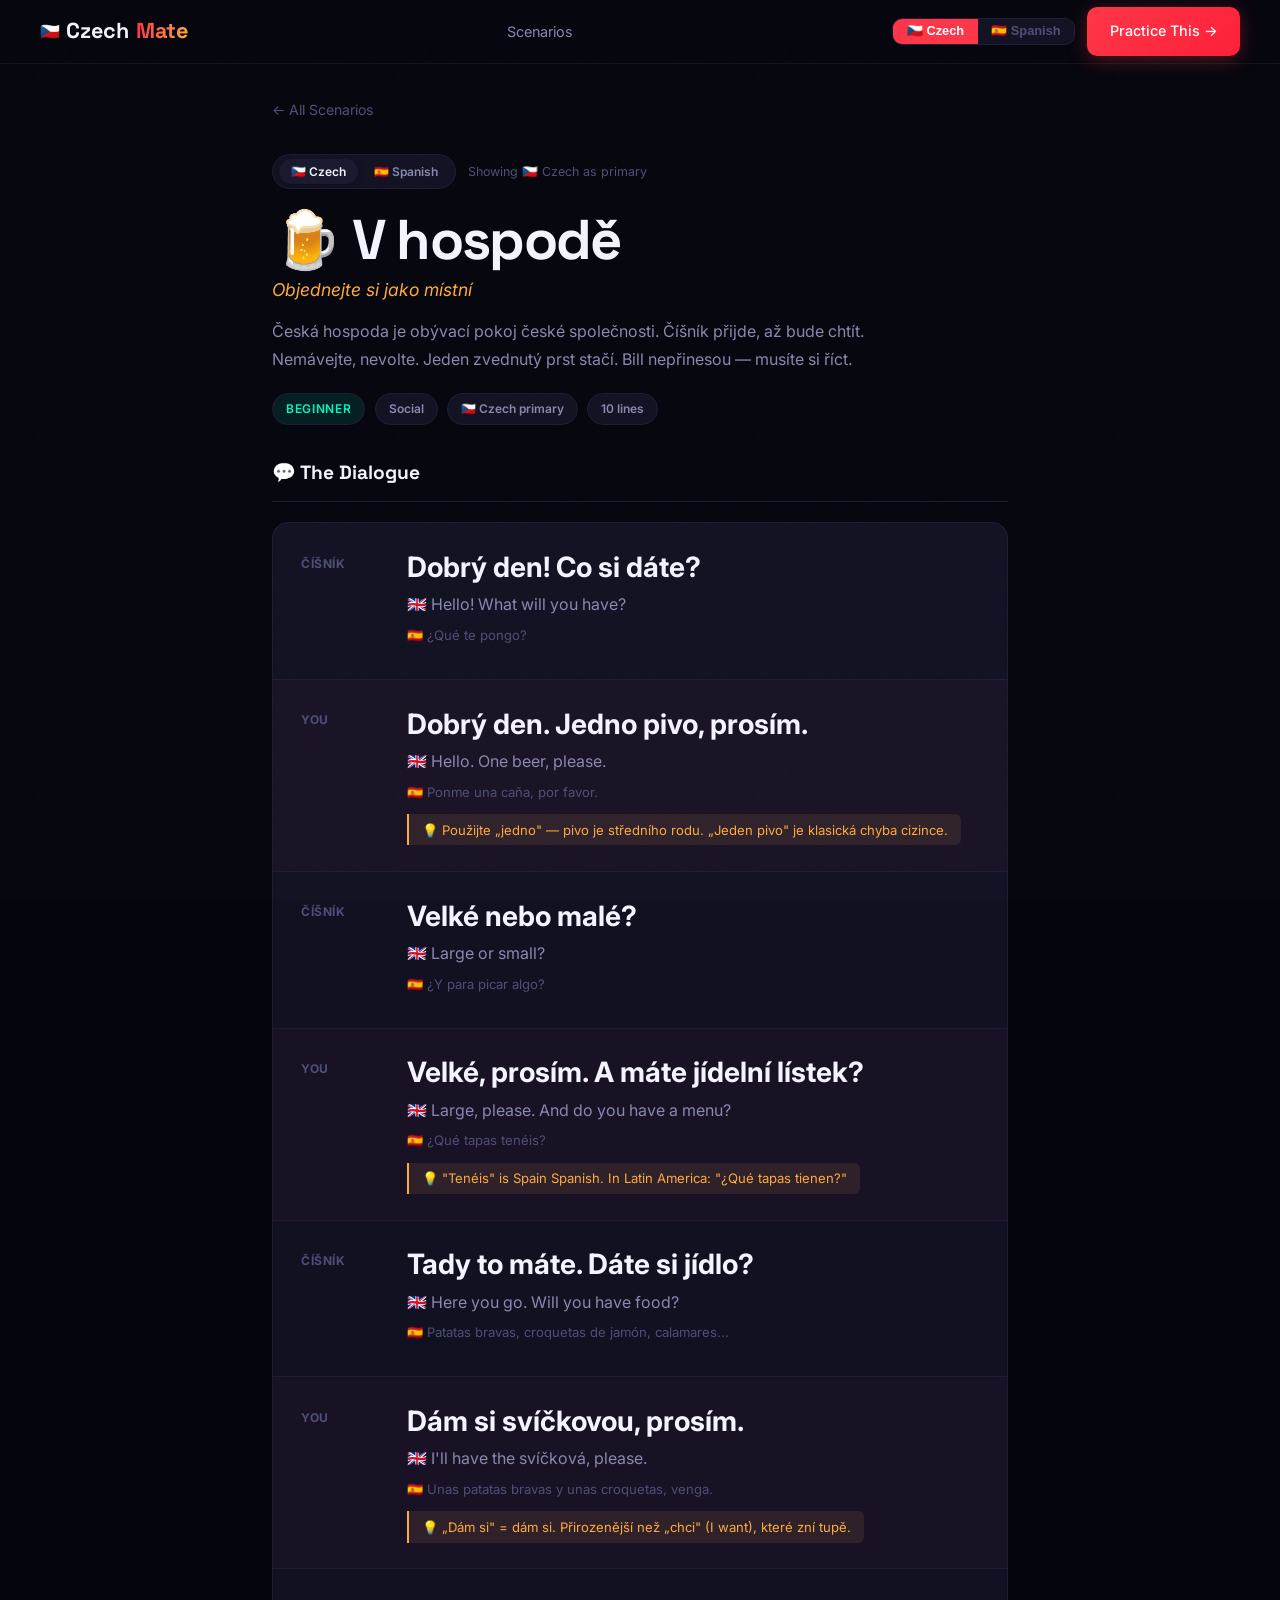
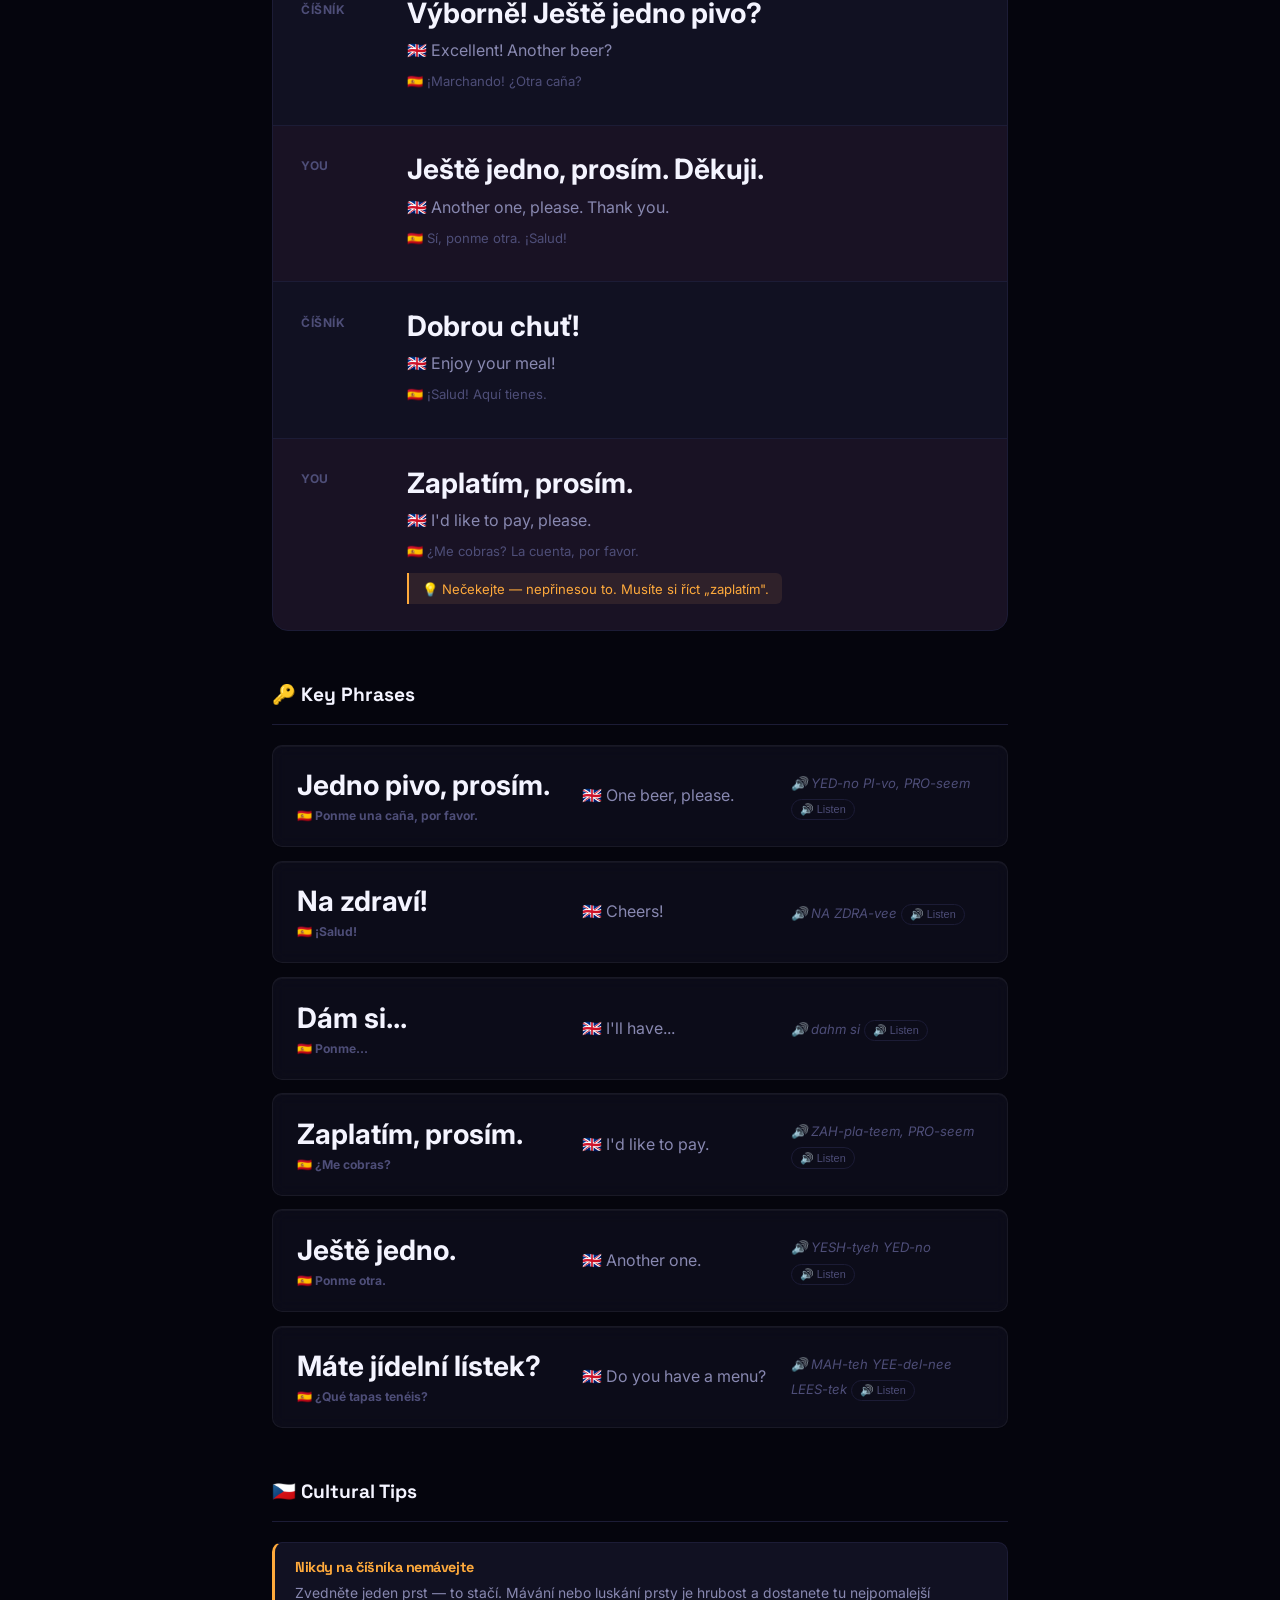
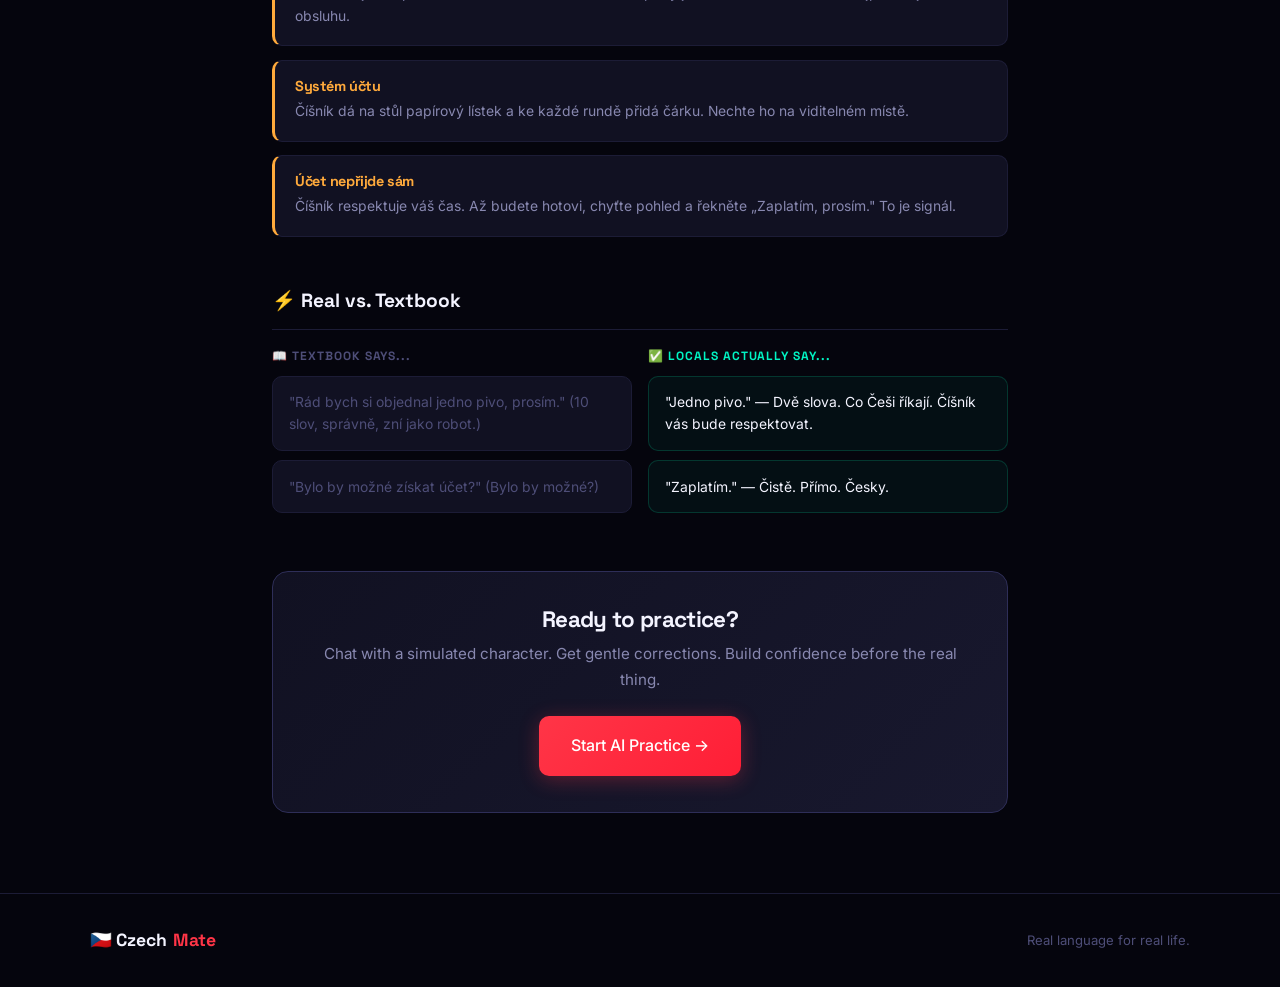
<file: scenario.html>
<!DOCTYPE html>
<html lang="en">
<head>
  <meta charset="UTF-8">
  <meta name="viewport" content="width=device-width, initial-scale=1.0">
  <title>Scenario — CzechMate</title>
  <link rel="preconnect" href="https://fonts.googleapis.com">
  <link rel="preconnect" href="https://fonts.gstatic.com" crossorigin>
  <link href="https://fonts.googleapis.com/css2?family=Space+Grotesk:wght@400;500;600;700&family=Inter:wght@400;500;600&display=swap" rel="stylesheet">
  <link rel="stylesheet" href="styles.css">
  <script src="data.js"></script>
</head>
<body>

  <nav>
    <a href="index.html" class="logo">
      <span class="flag">🇨🇿</span>Czech<span class="accent">Mate</span>
    </a>
    <ul class="nav-links">
      <li><a href="scenarios.html">Scenarios</a></li>
    </ul>
    <div class="nav-right">
      <div class="lang-toggle" id="navLangToggle">
        <button class="lang-toggle-opt" id="navLangOptCz" onclick="window.switchLang && window.switchLang('czech')">🇨🇿 Czech</button>
        <button class="lang-toggle-opt" id="navLangOptEs" onclick="window.switchLang && window.switchLang('spanish')">🇪🇸 Spanish</button>
      </div>
      <a href="#" id="navPracticeBtn" class="btn btn-primary">Practice This →</a>
    </div>
  </nav>

  <div class="detail-header" id="scenarioHeader">
    <a href="scenarios.html" class="back-link">← All Scenarios</a>
  </div>

  <div class="content-body" id="scenarioContent"></div>

  <footer>
    <div class="footer-inner">
      <a href="index.html" class="logo" style="font-size:1.1rem">🇨🇿 Czech<span style="color:var(--red)">Mate</span></a>
      <div style="color:var(--t3);font-size:.82rem">Real language for real life.</div>
    </div>
  </footer>

  <style>
    .translation-toggle {
      display: inline-flex; align-items: center; gap: .3rem;
      background: var(--s2); border: 1px solid var(--border);
      border-radius: 100px; padding: .25rem .35rem;
      margin-left: .75rem; vertical-align: middle;
    }
    .tt-btn {
      padding: .3rem .75rem; border-radius: 100px; border: none;
      font-family: var(--font-b); font-size: .75rem; font-weight: 600;
      cursor: pointer; transition: all .2s; background: transparent; color: var(--t2);
    }
    .tt-btn.active { background: var(--s3); color: var(--t1); box-shadow: 0 1px 6px rgba(0,0,0,.25); }
    .tt-btn:hover:not(.active) { color: var(--t1); }
  </style>

  <script>
  (function() {
    const params = new URLSearchParams(window.location.search);
    const id = params.get('id') || 'pub';

    // Try SCENARIOS_V2 first (unified), fall back to old SCENARIOS
    let scenario = getScenarioV2(id);
    const isV2 = !!scenario;

    if (!isV2) {
      // Legacy scenario (Spanish-only es_ scenarios) — fall back gracefully
      const legacy = SCENARIOS.find(s => s.id === id);
      if (legacy) {
        window.location.href = 'scenarios.html';
        return;
      }
      document.getElementById('scenarioHeader').innerHTML = `<a href="scenarios.html" class="back-link">← All Scenarios</a><h1>Scenario not found</h1>`;
      return;
    }

    let displayLang = LangUtils.get() || 'czech';

    const FLAG = { czech: '🇨🇿', english: '🇬🇧', spanish: '🇪🇸' };
    const LABEL = { czech: 'Czech', english: 'English', spanish: 'Spanish' };

    document.getElementById('navPracticeBtn').href = `practice.html?scenario=${id}`;
    document.title = `${scenario.title[displayLang] || scenario.title.english} — Czech Mate`;

    function renderHeader() {
      const otherLang = displayLang === 'czech' ? 'spanish' : 'czech';
      document.getElementById('scenarioHeader').innerHTML = `
        <a href="scenarios.html" class="back-link">← All Scenarios</a>
        <div style="display:flex;align-items:center;gap:.75rem;margin-bottom:1.25rem;flex-wrap:wrap">
          <div style="display:inline-flex;background:var(--s2);border:1px solid var(--border);border-radius:100px;padding:.25rem .35rem;gap:.25rem">
            <button class="tt-btn ${displayLang==='czech'?'active':''}" onclick="switchLang('czech')">🇨🇿 Czech</button>
            <button class="tt-btn ${displayLang==='spanish'?'active':''}" onclick="switchLang('spanish')">🇪🇸 Spanish</button>
          </div>
          <span style="font-size:.78rem;color:var(--t3)">Showing ${FLAG[displayLang]} ${LABEL[displayLang]} as primary</span>
        </div>
        <h1>${scenario.icon} ${scenario.title[displayLang] || scenario.title.english}</h1>
        <div class="detail-cz">${scenario.subtitle[displayLang] || scenario.subtitle.english}</div>
        <p>${scenario.context[displayLang] || scenario.context.english}</p>
        <div class="detail-badges">
          <span class="badge difficulty ${scenario.difficulty}">${scenario.difficulty}</span>
          <span class="badge">${scenario.category}</span>
          <span class="badge">${FLAG[displayLang]} ${LABEL[displayLang]} primary</span>
          <span class="badge">${scenario.dialogue.length} lines</span>
        </div>
      `;
    }

    function renderDialogue() {
      const otherLang = displayLang === 'czech' ? 'spanish' : 'czech';
      return `
        <div class="content-block">
          <div class="content-block-title">💬 The Dialogue</div>
          <div class="dialogue-box">
            ${scenario.dialogue.map(line => {
              const primaryText = line[displayLang] || line.czech;
              const otherText = line[otherLang] || '';
              const speakerName = (line.speaker && line.speaker[displayLang]) ? line.speaker[displayLang] : (line.speaker || 'Speaker');
              const note = line.note ? (line.note[displayLang] || line.note.english || '') : '';
              return `
                <div class="dialogue-line ${line.role === 'you' ? 'you-line' : ''}">
                  <div class="dl-speaker">${line.role === 'you' ? 'You' : speakerName}</div>
                  <div>
                    <div class="dl-czech">${primaryText}</div>
                    <div class="dl-english">🇬🇧 ${line.english}</div>
                    ${otherText ? `<div class="dl-english" style="color:var(--t3);font-size:.82rem">${FLAG[otherLang]} ${otherText}</div>` : ''}
                    ${note ? `<div class="dl-note">💡 ${note}</div>` : ''}
                  </div>
                </div>
              `;
            }).join('')}
          </div>
        </div>
      `;
    }

    function speakPhrase(text, lang) {
      if (!('speechSynthesis' in window)) return;
      window.speechSynthesis.cancel();
      const utter = new SpeechSynthesisUtterance(text);
      utter.lang = lang === 'spanish' ? 'es-ES' : 'cs-CZ';
      utter.rate = 0.85;
      window.speechSynthesis.speak(utter);
    }

    function renderKeyPhrases() {
      const otherLang = displayLang === 'czech' ? 'spanish' : 'czech';
      return `
        <div class="content-block">
          <div class="content-block-title">🔑 Key Phrases</div>
          <div class="phrases-list">
            ${scenario.keyPhrases.map(p => {
              const primaryText = p[displayLang] || p.czech;
              const otherText = p[otherLang] || '';
              const pronunciation = p.pronunciation ? (p.pronunciation[displayLang] || '') : '';
              return `
                <div class="phrase-row" style="grid-template-columns:1.4fr 1fr 1fr">
                  <div class="p-cz">${primaryText}${otherText ? `<div style="font-size:.76rem;color:var(--t3);margin-top:.2rem">${FLAG[otherLang]} ${otherText}</div>` : ''}</div>
                  <div class="p-en">🇬🇧 ${p.english}</div>
                  <div class="p-ph">
                    ${pronunciation ? `🔊 ${pronunciation}` : ''}
                    <button onclick="speakPhrase('${primaryText.replace(/'/g,"\\'")}','${displayLang}')" style="display:inline-flex;align-items:center;gap:.2rem;margin-top:.3rem;padding:.2rem .5rem;border-radius:100px;border:1px solid var(--border);background:transparent;color:var(--t3);font-size:.68rem;cursor:pointer;transition:all .15s" onmouseover="this.style.borderColor='var(--red)';this.style.color='var(--red)'" onmouseout="this.style.borderColor='var(--border)';this.style.color='var(--t3)'">🔊 Listen</button>
                  </div>
                </div>
              `;
            }).join('')}
          </div>
        </div>
      `;
    }

    function renderCulturalTips() {
      const tips = scenario.culturalTips[displayLang] || scenario.culturalTips.czech || [];
      const flagLabel = FLAG[displayLang];
      return `
        <div class="content-block">
          <div class="content-block-title">${flagLabel} Cultural Tips</div>
          <div class="tips-list">
            ${tips.map(t => `
              <div class="tip">
                <h4>${t.title}</h4>
                <p>${t.body}</p>
              </div>
            `).join('')}
          </div>
        </div>
      `;
    }

    function renderRealVsTextbook() {
      const rvt = scenario.realVsTextbook[displayLang] || scenario.realVsTextbook.czech || [];
      return `
        <div class="content-block">
          <div class="content-block-title">⚡ Real vs. Textbook</div>
          <div class="rvt-grid">
            <div class="rvt-col textbook">
              <h4>📖 Textbook says...</h4>
              ${rvt.map(r => `<div class="rvt-item">${r.textbook}</div>`).join('')}
            </div>
            <div class="rvt-col real">
              <h4>✅ Locals actually say...</h4>
              ${rvt.map(r => `<div class="rvt-item">${r.real}</div>`).join('')}
            </div>
          </div>
        </div>
      `;
    }

    function renderPracticeCTA() {
      return `
        <div class="practice-cta-box">
          <h3>Ready to practice?</h3>
          <p>Chat with a simulated character. Get gentle corrections. Build confidence before the real thing.</p>
          <a href="practice.html?scenario=${id}" class="btn btn-primary btn-lg">Start AI Practice →</a>
        </div>
      `;
    }

    function renderAll() {
      renderHeader();
      document.getElementById('scenarioContent').innerHTML =
        renderDialogue() + renderKeyPhrases() + renderCulturalTips() + renderRealVsTextbook() + renderPracticeCTA();
    }

    function syncNavToggle(lang) {
      const cz = document.getElementById('navLangOptCz');
      const es = document.getElementById('navLangOptEs');
      if (cz) cz.classList.toggle('active', lang === 'czech');
      if (es) es.classList.toggle('active', lang === 'spanish');
    }

    window.switchLang = function(lang) {
      displayLang = lang;
      LangUtils.set(lang);
      syncNavToggle(lang);
      renderAll();
    };

    renderAll();
    syncNavToggle(displayLang);
  })();
  </script>
</body>
</html>
</file>
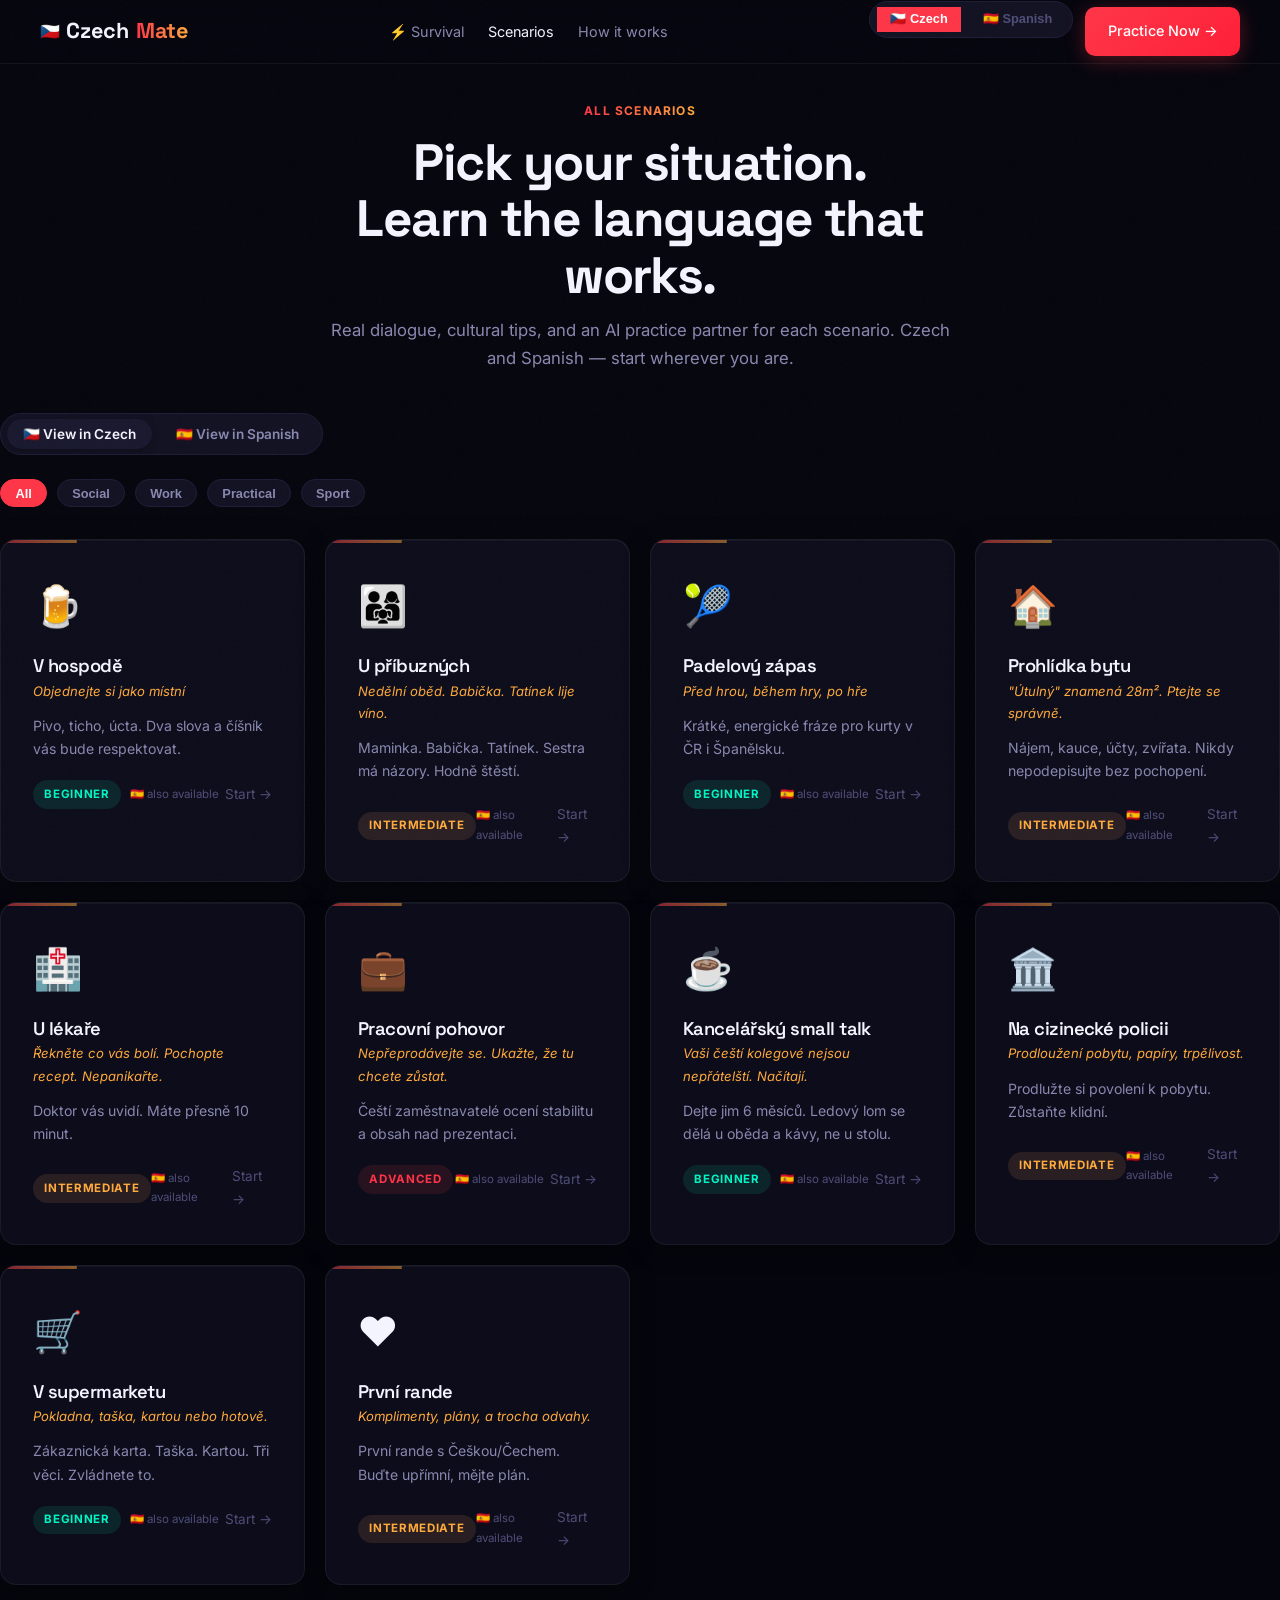
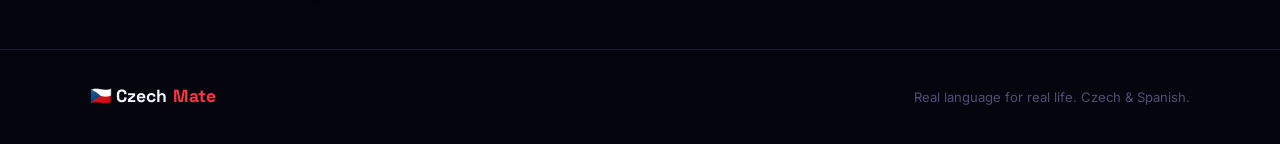
<file: scenarios.html>
<!DOCTYPE html>
<html lang="en">
<head>
  <meta charset="UTF-8">
  <meta name="viewport" content="width=device-width, initial-scale=1.0">
  <title>Scenarios — CzechMate</title>
  <link rel="preconnect" href="https://fonts.googleapis.com">
  <link rel="preconnect" href="https://fonts.gstatic.com" crossorigin>
  <link href="https://fonts.googleapis.com/css2?family=Space+Grotesk:wght@400;500;600;700&family=Inter:wght@400;500;600&display=swap" rel="stylesheet">
  <link rel="stylesheet" href="styles.css">
  <script src="data.js"></script>
  <style>
    .lang-toggle {
      display: flex;
      align-items: center;
      gap: .5rem;
      background: var(--s2);
      border: 1px solid var(--border);
      border-radius: 100px;
      padding: .3rem .4rem;
      margin-bottom: 1.5rem;
      width: fit-content;
    }
    .lang-btn {
      display: flex; align-items: center; gap: .4rem;
      padding: .45rem 1rem; border-radius: 100px; border: none;
      font-family: var(--font-b); font-size: .85rem; font-weight: 600;
      cursor: pointer; transition: all .2s; background: transparent; color: var(--t2);
    }
    .lang-btn.active { background: var(--s3); color: var(--t1); box-shadow: 0 2px 8px rgba(0,0,0,.3); }
    .lang-btn:hover:not(.active) { color: var(--t1); }
    .lang-divider {
      display: flex; align-items: center; gap: 1rem;
      color: var(--t3); font-size: .75rem; font-weight: 600;
      text-transform: uppercase; letter-spacing: .08em;
      margin: 1.75rem 0 1rem;
    }
    .lang-divider::before, .lang-divider::after {
      content: ''; flex: 1; height: 1px; background: var(--border);
    }
  </style>
</head>
<body>

  <nav>
    <a href="index.html" class="logo">
      <span class="flag">🇨🇿</span>Czech<span class="accent">Mate</span>
    </a>
    <ul class="nav-links">
      <li><a href="survival.html">⚡ Survival</a></li>
      <li><a href="scenarios.html" style="color:var(--t1)">Scenarios</a></li>
      <li><a href="index.html#how">How it works</a></li>
    </ul>
    <div class="nav-right">
      <div class="lang-toggle" id="navLangToggle">
        <button class="lang-toggle-opt" id="navLangOptCz" onclick="setNavLang('czech')">🇨🇿 Czech</button>
        <button class="lang-toggle-opt" id="navLangOptEs" onclick="setNavLang('spanish')">🇪🇸 Spanish</button>
      </div>
      <a href="practice.html?scenario=pub" class="btn btn-primary">Practice Now →</a>
    </div>
  </nav>

  <div class="scenarios-page">
    <div class="page-hero">
      <div class="section-tag">All Scenarios</div>
      <h1>Pick your situation.<br>Learn the language that works.</h1>
      <p>Real dialogue, cultural tips, and an AI practice partner for each scenario. Czech and Spanish — start wherever you are.</p>
    </div>

    <div class="scenarios-container">

      <!-- Language Toggle -->
      <div class="lang-toggle" id="langToggle">
        <button class="lang-btn" data-lang="czech">🇨🇿 View in Czech</button>
        <button class="lang-btn" data-lang="spanish">🇪🇸 View in Spanish</button>
      </div>

      <!-- Category Filters -->
      <div class="filter-bar" id="filterBar">
        <button class="filter-btn active" data-filter="all">All</button>
        <button class="filter-btn" data-filter="Social">Social</button>
        <button class="filter-btn" data-filter="Work">Work</button>
        <button class="filter-btn" data-filter="Practical">Practical</button>
        <button class="filter-btn" data-filter="Sport">Sport</button>
      </div>

      <!-- Grid -->
      <div id="scenariosGrid"></div>

    </div>
  </div>

  <footer style="margin-top:4rem">
    <div class="footer-inner">
      <a href="index.html" class="logo" style="font-size:1.1rem">🇨🇿 Czech<span style="color:var(--red)">Mate</span></a>
      <div style="color:var(--t3);font-size:.82rem">Real language for real life. Czech & Spanish.</div>
    </div>
  </footer>

  <script>
    const grid = document.getElementById('scenariosGrid');
    const filterBar = document.getElementById('filterBar');
    const langToggle = document.getElementById('langToggle');

    let activeFilter = 'all';
    let displayLang = LangUtils.get() || 'czech';

    // Language toggle now controls DISPLAY language, not scenario filtering
    // All scenarios are always shown regardless of language selection
    function renderScenarios() {
      let filtered = SCENARIOS_V2;
      if (activeFilter !== 'all') filtered = filtered.filter(s => s.category === activeFilter);

      if (filtered.length === 0) {
        grid.innerHTML = `<div style="text-align:center;padding:4rem 2rem;color:var(--t3)">
          No scenarios match this filter yet. More coming soon!
        </div>`;
        return;
      }

      grid.innerHTML = `<div class="scenarios-grid" style="margin-top:0">${filtered.map(s => scenarioCardHtml(s)).join('')}</div>`;
    }

    function scenarioCardHtml(s) {
      const title = s.title[displayLang] || s.title.english;
      const sub = s.subtitle[displayLang] || s.subtitle.english;
      const desc = s.shortDesc[displayLang] || s.shortDesc.english;
      const otherLang = displayLang === 'czech' ? 'spanish' : 'czech';
      const otherFlag = displayLang === 'czech' ? '🇪🇸' : '🇨🇿';
      return `
        <a href="scenario.html?id=${s.id}" class="scenario-card">
          <span class="scenario-icon">${s.icon}</span>
          <h3>${title}</h3>
          <div class="cz-title">${sub}</div>
          <p>${desc}</p>
          <div class="scenario-meta">
            <span class="difficulty ${s.difficulty}">${s.difficulty}</span>
            <span style="display:flex;align-items:center;gap:.4rem">
              <span style="font-size:.72rem;color:var(--t3)">${otherFlag} also available</span>
              <span class="scenario-arrow">Start →</span>
            </span>
          </div>
        </a>
      `;
    }

    langToggle.addEventListener('click', e => {
      const btn = e.target.closest('.lang-btn');
      if (!btn) return;
      document.querySelectorAll('.lang-btn').forEach(b => b.classList.remove('active'));
      btn.classList.add('active');
      if (btn.dataset.lang !== 'all') {
        displayLang = btn.dataset.lang;
        LangUtils.set(displayLang);
      }
      renderScenarios();
    });

    filterBar.addEventListener('click', e => {
      if (!e.target.matches('.filter-btn')) return;
      document.querySelectorAll('.filter-btn').forEach(b => b.classList.remove('active'));
      e.target.classList.add('active');
      activeFilter = e.target.dataset.filter;
      renderScenarios();
    });

    // Sync lang toggle UI to saved preference
    document.querySelectorAll('.lang-btn').forEach(b => {
      if (b.dataset.lang === displayLang) b.classList.add('active');
      else if (b.dataset.lang === 'all' && !['czech','spanish'].includes(displayLang)) b.classList.add('active');
      else b.classList.remove('active');
    });

    // Nav toggle
    window.setNavLang = function(lang) {
      displayLang = lang;
      LangUtils.set(lang);
      // Sync in-page lang buttons
      document.querySelectorAll('[data-lang]').forEach(b => {
        b.classList.toggle('active', b.dataset.lang === lang);
      });
      document.getElementById('navLangOptCz').classList.toggle('active', lang === 'czech');
      document.getElementById('navLangOptEs').classList.toggle('active', lang === 'spanish');
      renderScenarios();
    };

    renderScenarios();
    // Init nav toggle state
    document.getElementById('navLangOptCz').classList.toggle('active', displayLang === 'czech');
    document.getElementById('navLangOptEs').classList.toggle('active', displayLang === 'spanish');
  </script>
</body>
</html>
</file>
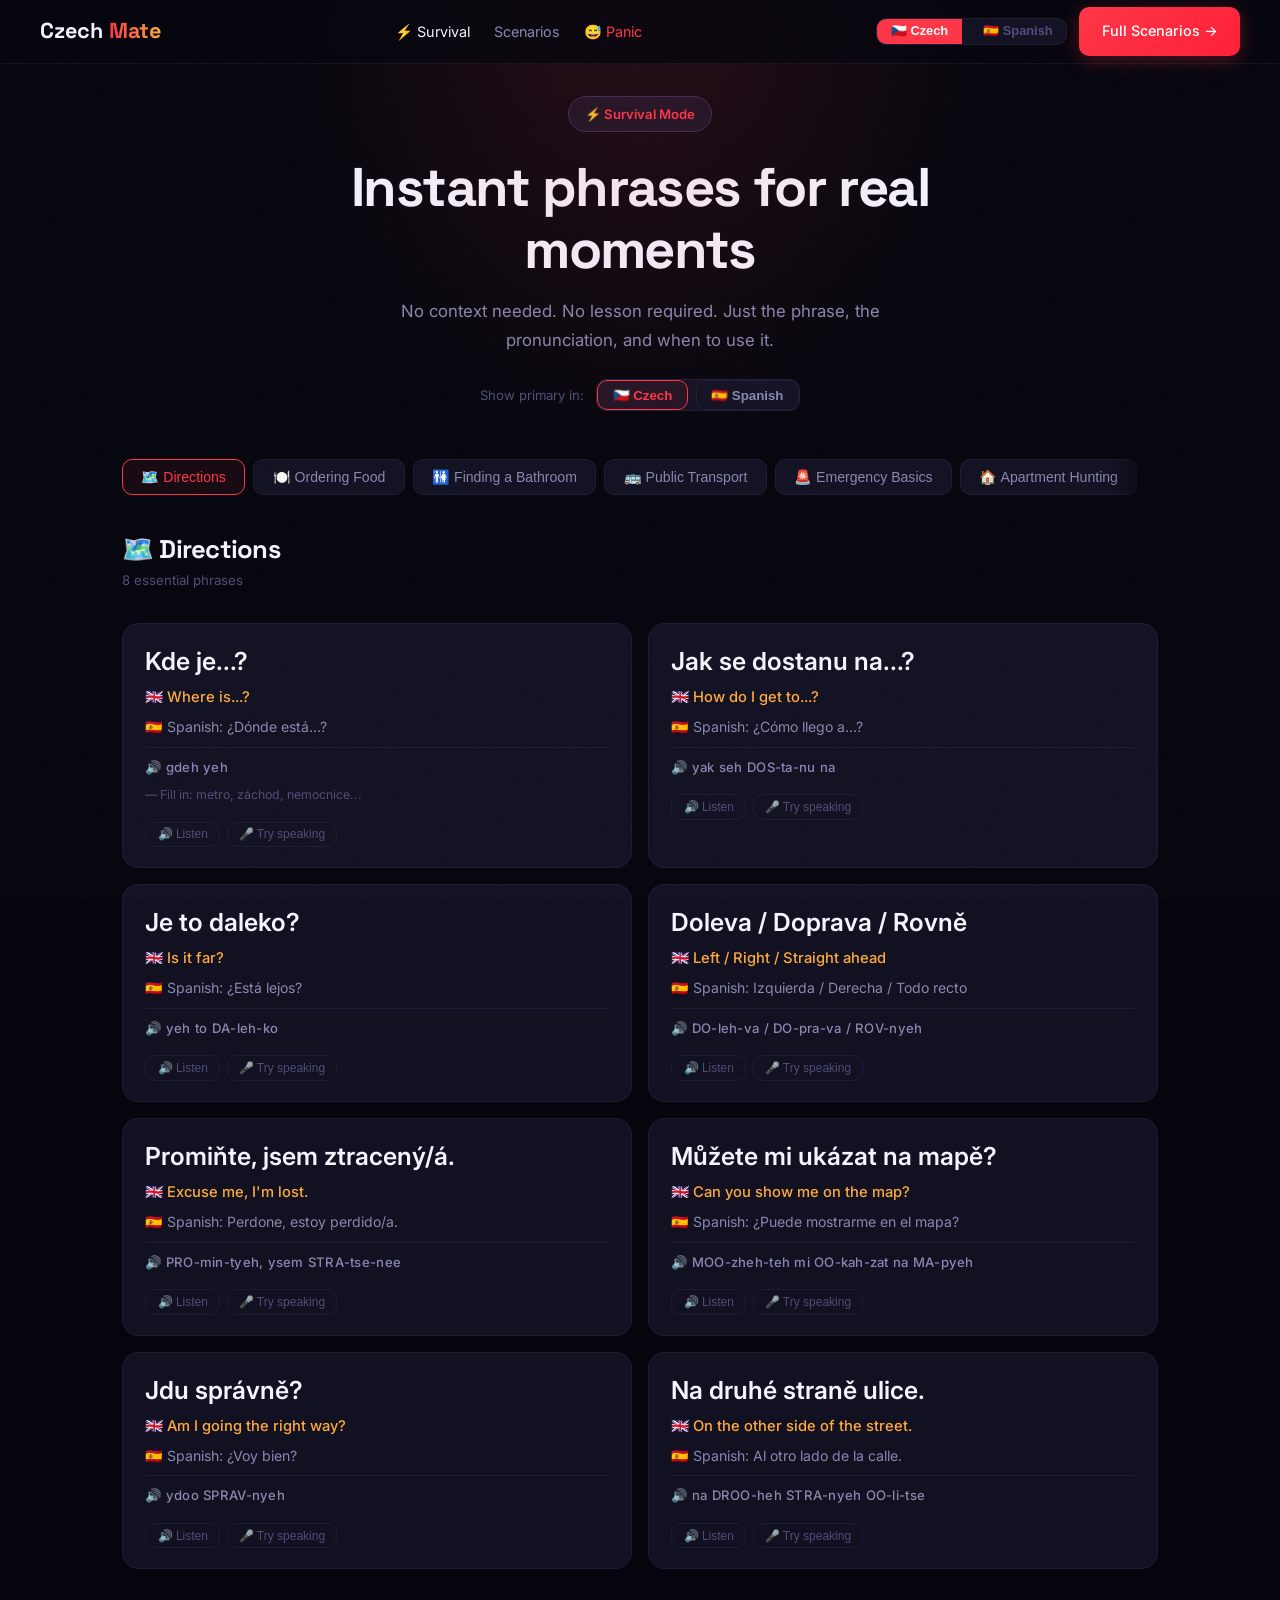
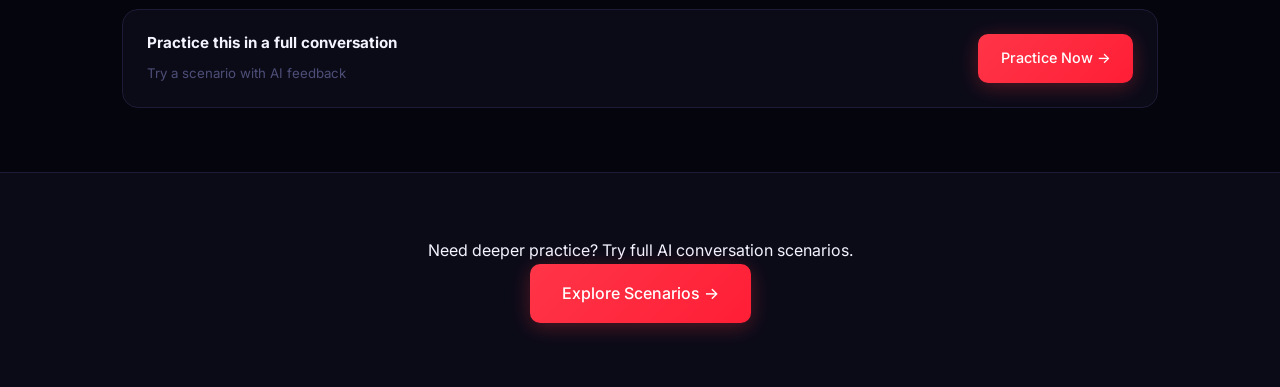
<file: survival.html>
<!DOCTYPE html>
<html lang="en">
<head>
  <meta charset="UTF-8">
  <meta name="viewport" content="width=device-width, initial-scale=1.0">
  <title>Survival Phrases · Czech Mate</title>
  <link rel="preconnect" href="https://fonts.googleapis.com">
  <link rel="preconnect" href="https://fonts.gstatic.com" crossorigin>
  <link href="https://fonts.googleapis.com/css2?family=Space+Grotesk:wght@400;500;600;700&family=Inter:wght@400;500;600&display=swap" rel="stylesheet">
  <link rel="stylesheet" href="styles.css">
  <script src="data.js"></script>
  <style>
    .survival-hero { padding: 6rem 2rem 3rem; text-align: center; position: relative; overflow: hidden; }
    .survival-hero::before { content:''; position:absolute; top:0; left:50%; transform:translateX(-50%); width:800px; height:500px; background:radial-gradient(ellipse at center top,rgba(230,57,70,.14) 0%,transparent 65%); pointer-events:none; }
    .survival-badge { display:inline-flex; align-items:center; gap:.45rem; background:var(--s2); border:1px solid var(--border-l); padding:.35rem 1rem; border-radius:100px; font-size:.82rem; color:var(--red); font-weight:600; margin-bottom:1.5rem; }
    .survival-hero h1 { font-family:var(--font-h); font-size:clamp(2rem,5vw,3.4rem); font-weight:700; line-height:1.15; margin-bottom:1rem; max-width:680px; margin-left:auto; margin-right:auto; }
    .survival-sub { color:var(--t2); font-size:1.05rem; max-width:560px; margin:0 auto 1.25rem; line-height:1.75; }

    /* Lang switcher bar */
    .lang-bar { display:flex; align-items:center; justify-content:center; gap:.75rem; margin-top:1.5rem; flex-wrap:wrap; }
    .lang-bar-label { font-size:.82rem; color:var(--t3); }
    .lang-toggle { display:flex; gap:.5rem; }
    .lang-toggle-btn { padding:.4rem .9rem; border-radius:var(--r); border:1px solid var(--border); background:var(--s2); color:var(--t2); font-size:.83rem; font-weight:600; cursor:pointer; transition:all .2s; }
    .lang-toggle-btn.active { border-color:var(--red); color:var(--red); background:rgba(230,57,70,.08); }

    /* Tabs */
    .tabs-wrapper { max-width:1100px; margin:0 auto; padding:0 2rem 2rem; position:relative; }
    .tabs-scroll { display:flex; gap:.5rem; overflow-x:auto; padding-bottom:.5rem; scrollbar-width:none; }
    .tabs-scroll::-webkit-scrollbar { display:none; }
    /* Fade-out hint on right edge to signal scrollability */
    .tabs-wrapper::after {
      content:''; pointer-events:none;
      position:absolute; top:0; right:2rem; bottom:.5rem; width:3rem;
      background:linear-gradient(90deg, transparent, var(--bg));
    }
    .tab-btn { display:inline-flex; align-items:center; gap:.4rem; padding:.55rem 1.15rem; border-radius:var(--r); border:1px solid var(--border); background:var(--s2); color:var(--t2); font-size:.88rem; font-weight:500; cursor:pointer; white-space:nowrap; transition:border-color .2s, color .2s, background .2s, transform .2s var(--ease); flex-shrink:0; }
    .tab-btn:hover { border-color:var(--border-l); color:var(--t1); transform:translateY(-1px); }
    .tab-btn.active { border-color:var(--red); color:var(--red); background:rgba(230,57,70,.08); transform:none; }

    /* Category sections */
    .category-section { display:none; max-width:1100px; margin:0 auto; padding:0 2rem 4rem; }
    .category-section.active { display:block; }
    .category-header { margin-bottom:2rem; }
    .category-header h2 { font-family:var(--font-h); font-size:1.6rem; font-weight:700; margin-bottom:.35rem; }
    .category-count { font-size:.83rem; color:var(--t3); }

    /* Phrase grid */
    .phrase-grid { display:grid; grid-template-columns:repeat(2,1fr); gap:1rem; margin-bottom:2.5rem; }
    @media(max-width:680px){ .phrase-grid{ grid-template-columns:1fr; } }

    /* Phrase card */
    .phrase-card { background:var(--s2); border:1px solid var(--border); border-radius:var(--r-lg); padding:1.25rem 1.4rem; transition:transform .25s var(--ease), border-color .2s, box-shadow .25s var(--ease); }
    .phrase-card:hover { transform:translateY(-4px); border-color:var(--border-l); box-shadow:0 12px 36px rgba(0,0,0,.5); }
    .phrase-card:active { transform:translateY(-1px); }
    .phrase-primary { font-size:clamp(1.25rem, 3vw, 1.55rem); font-weight:600; color:var(--t1); margin-bottom:.4rem; line-height:1.4; }
    .phrase-english { font-size:.92rem; color:var(--gold); font-weight:500; margin-bottom:.3rem; }
    .phrase-secondary { font-size:.88rem; color:var(--t2); margin-bottom:.5rem; }
    .phrase-phonetic { font-size:.82rem; color:var(--t2); font-style:normal; font-weight:500; letter-spacing:.02em; margin-top:.5rem; padding-top:.5rem; border-top:1px solid var(--border); font-family:var(--font-b); }
    .phrase-note { font-size:.77rem; color:var(--t3); margin-top:.4rem; }
    .phrase-note::before { content:'— '; }

    /* Voice btn on card */
    .phrase-voice-btn { display:inline-flex; align-items:center; gap:.3rem; margin-top:.5rem; padding:.3rem .7rem; border-radius:var(--r); border:1px solid var(--border); background:transparent; color:var(--t3); font-size:.75rem; cursor:pointer; transition:all .2s; }
    .phrase-voice-btn:hover { border-color:var(--red); color:var(--red); }

    /* Practice CTA */
    .practice-cta { display:flex; align-items:center; gap:1rem; flex-wrap:wrap; padding:1.25rem 1.5rem; background:var(--s1); border:1px solid var(--border); border-radius:var(--r-lg); margin-top:.5rem; }
    .practice-cta-text { flex:1; min-width:200px; }
    .practice-cta-text strong { display:block; font-size:.95rem; color:var(--t1); margin-bottom:.2rem; }
    .practice-cta-text span { font-size:.83rem; color:var(--t3); }

    /* Bottom */
    .bottom-section { border-top:1px solid var(--border); background:var(--s1); }
    .bottom-inner { max-width:1100px; margin:0 auto; padding:4rem 2rem; text-align:center; }

    @media(max-width:600px){ .nav-links{ display:none; } }
  </style>
</head>
<body>

  <nav>
    <a href="index.html" class="logo">Czech<span class="accent">Mate</span></a>
    <ul class="nav-links">
      <li><a href="survival.html" style="color:var(--t1)">⚡ Survival</a></li>
      <li><a href="scenarios.html">Scenarios</a></li>
      <li><a href="panic.html" style="color:var(--red)">😅 Panic</a></li>
    </ul>
    <div class="nav-right">
      <div class="lang-toggle" id="langToggle">
        <button class="lang-toggle-opt" id="langOptCz" onclick="setLang('czech')">🇨🇿 Czech</button>
        <button class="lang-toggle-opt" id="langOptEs" onclick="setLang('spanish')">🇪🇸 Spanish</button>
      </div>
      <a href="scenarios.html" class="btn btn-primary">Full Scenarios →</a>
    </div>
  </nav>

  <header class="survival-hero">
    <div class="survival-badge">⚡ Survival Mode</div>
    <h1>Instant phrases for real moments</h1>
    <p class="survival-sub">No context needed. No lesson required. Just the phrase, the pronunciation, and when to use it.</p>

    <div class="lang-bar">
      <span class="lang-bar-label">Show primary in:</span>
      <div class="lang-toggle">
        <button class="lang-toggle-btn" id="btnCzech" onclick="setPrimaryLang('czech')">🇨🇿 Czech</button>
        <button class="lang-toggle-btn" id="btnSpanish" onclick="setPrimaryLang('spanish')">🇪🇸 Spanish</button>
      </div>
    </div>
  </header>

  <div class="tabs-wrapper">
    <div class="tabs-scroll" id="tabsScroll" role="tablist"></div>
  </div>

  <div id="categorySections"></div>

  <div class="bottom-section">
    <div class="bottom-inner">
      <p>Need deeper practice? Try full AI conversation scenarios.</p>
      <a href="scenarios.html" class="btn btn-primary btn-lg">Explore Scenarios →</a>
    </div>
  </div>

  <script>
  (function() {
    const CATS = [
      { key: 'directions', link: 'practice.html?scenario=police' },
      { key: 'restaurant', link: 'practice.html?scenario=pub' },
      { key: 'bathroom',   link: 'practice.html?scenario=pub' },
      { key: 'transport',  link: 'practice.html?scenario=pub' },
      { key: 'emergency',  link: 'practice.html?scenario=pub' },
      { key: 'apartment',  link: 'practice.html?scenario=flat' }
    ];

    let primaryLang = LangUtils.get() || 'czech';

    function setPrimaryLang(lang) {
      primaryLang = lang;
      LangUtils.set(lang);
      renderAll();
      document.getElementById('btnCzech').classList.toggle('active', lang === 'czech');
      document.getElementById('btnSpanish').classList.toggle('active', lang === 'spanish');
      // Sync nav toggle
      document.getElementById('langOptCz').classList.toggle('active', lang === 'czech');
      document.getElementById('langOptEs').classList.toggle('active', lang === 'spanish');
    }
    // Nav toggle calls this
    window.setLang = setPrimaryLang;

    function renderCard(p) {
      const isSpanishPrimary = primaryLang === 'spanish';
      const primaryText = isSpanishPrimary ? p.spanish : p.czech;
      const secondaryText = isSpanishPrimary ? p.czech : p.spanish;
      const secondaryLabel = isSpanishPrimary ? '🇨🇿 Czech' : '🇪🇸 Spanish';
      const spkLang = isSpanishPrimary ? 'es-ES' : 'cs-CZ';
      return `
        <div class="phrase-card">
          <p class="phrase-primary">${primaryText}</p>
          <p class="phrase-english">🇬🇧 ${p.english}</p>
          <p class="phrase-secondary">${secondaryLabel}: ${secondaryText}</p>
          ${p.pronunciation ? `<p class="phrase-phonetic">🔊 ${p.pronunciation}</p>` : ''}
          ${p.note ? `<p class="phrase-note">${p.note}</p>` : ''}
          <div style="display:flex;gap:.4rem;margin-top:.5rem;flex-wrap:wrap">
            <button class="phrase-voice-btn" onclick="speakPhrase('${primaryText.replace(/'/g,"\\'")}','${spkLang}')" title="Listen">🔊 Listen</button>
            <button class="phrase-voice-btn" onclick="tryVoice('${p.id}', this, '${primaryText.replace(/'/g,"\\'")}')" title="Try speaking">🎤 Try speaking</button>
          </div>
        </div>`;
    }

    function renderAll() {
      const tabsScroll = document.getElementById('tabsScroll');
      const sectionsEl = document.getElementById('categorySections');
      tabsScroll.innerHTML = '';
      sectionsEl.innerHTML = '';

      CATS.forEach((cat, i) => {
        const data = PHRASES[cat.key];
        if (!data) return;

        // Tab
        const tab = document.createElement('button');
        tab.className = 'tab-btn' + (i === 0 ? ' active' : '');
        tab.setAttribute('role', 'tab');
        tab.setAttribute('data-cat', cat.key);
        tab.innerHTML = `${data.icon} ${data.title}`;
        tab.onclick = () => switchTab(cat.key);
        tabsScroll.appendChild(tab);

        // Section
        const section = document.createElement('section');
        section.className = 'category-section' + (i === 0 ? ' active' : '');
        section.id = `cat-${cat.key}`;
        section.setAttribute('role', 'tabpanel');

        const cards = data.phrases.map(renderCard).join('');
        section.innerHTML = `
          <div class="category-header">
            <h2>${data.icon} ${data.title}</h2>
            <p class="category-count">${data.phrases.length} essential phrases</p>
          </div>
          <div class="phrase-grid">${cards}</div>
          <div class="practice-cta">
            <div class="practice-cta-text">
              <strong>Practice this in a full conversation</strong>
              <span>Try a scenario with AI feedback</span>
            </div>
            <a href="${cat.link}" class="btn btn-primary">Practice Now →</a>
          </div>
        `;
        sectionsEl.appendChild(section);
      });
    }

    function switchTab(key) {
      document.querySelectorAll('.tab-btn').forEach(b => b.classList.toggle('active', b.dataset.cat === key));
      document.querySelectorAll('.category-section').forEach(s => s.classList.toggle('active', s.id === `cat-${key}`));
    }

    // Audio playback via SpeechSynthesis
    window.speakPhrase = function(text, lang) {
      if (!('speechSynthesis' in window)) return;
      window.speechSynthesis.cancel();
      const utter = new SpeechSynthesisUtterance(text);
      utter.lang = lang;
      utter.rate = 0.85;
      window.speechSynthesis.speak(utter);
    };

    // Voice feature
    window.tryVoice = function(id, btn, expected) {
      if (!('webkitSpeechRecognition' in window) && !('SpeechRecognition' in window)) {
        btn.textContent = '🎤 Not supported in this browser';
        return;
      }
      const SR = window.SpeechRecognition || window.webkitSpeechRecognition;
      const recognition = new SR();
      recognition.lang = primaryLang === 'spanish' ? 'es-ES' : 'cs-CZ';
      recognition.interimResults = false;
      recognition.maxAlternatives = 1;

      btn.textContent = '🔴 Listening...';
      btn.disabled = true;

      recognition.onresult = function(e) {
        const spoken = e.results[0][0].transcript;
        const card = btn.closest('.phrase-card');
        // Remove old result if any
        const old = card.querySelector('.voice-result');
        if (old) old.remove();
        const result = document.createElement('div');
        result.className = 'voice-result';
        result.style.cssText = 'margin-top:.6rem;font-size:.82rem;padding:.5rem .75rem;border-radius:8px;border:1px solid var(--border)';

        const norm = s => s.toLowerCase().replace(/[.,!?¿¡]/g,'').trim();
        const matched = norm(spoken).includes(norm(expected.split('/')[0])) || norm(expected.split('/')[0]).includes(norm(spoken));
        result.style.background = matched ? 'rgba(6,214,160,.08)' : 'rgba(230,57,70,.08)';
        result.style.borderColor = matched ? 'rgba(6,214,160,.3)' : 'rgba(230,57,70,.3)';
        result.style.color = matched ? 'var(--green)' : 'var(--t2)';
        result.innerHTML = `${matched ? '✓ Great!' : '→ You said:'} <em>"${spoken}"</em>`;
        card.appendChild(result);
        btn.textContent = '🎤 Try again';
        btn.disabled = false;
      };
      recognition.onerror = function() {
        btn.textContent = '🎤 Try speaking';
        btn.disabled = false;
      };
      recognition.onend = function() {
        if (btn.textContent === '🔴 Listening...') {
          btn.textContent = '🎤 Try speaking';
          btn.disabled = false;
        }
      };
      recognition.start();
    };

    // Init
    renderAll();
    document.getElementById('btnCzech').classList.toggle('active', primaryLang === 'czech');
    document.getElementById('btnSpanish').classList.toggle('active', primaryLang === 'spanish');
    document.getElementById('langOptCz').classList.toggle('active', primaryLang === 'czech');
    document.getElementById('langOptEs').classList.toggle('active', primaryLang === 'spanish');

    // Handle hash-based deep links
    const hash = window.location.hash.replace('#','');
    if (hash) {
      const catMap = { directions:'directions', food:'restaurant', transport:'transport', bathroom:'bathroom', emergency:'emergency', apartment:'apartment' };
      if (catMap[hash]) switchTab(catMap[hash]);
    }
  })();
  </script>

  <script>
    window.addEventListener('scroll', () => {
      document.querySelector('nav').classList.toggle('scrolled', window.scrollY > 10);
    }, { passive: true });
  </script>

</body>
</html>
</file>
<file: styles.css>
/* ============================================
   CZECHMATE — Design System & Global Styles
   ============================================ */

*, *::before, *::after { box-sizing: border-box; margin: 0; padding: 0; }

:root {
  --bg:       #05050d;
  --s1:       #0b0b18;
  --s2:       #111122;
  --s3:       #18182e;
  --border:   #1c1c36;
  --border-l: #2e2e58;
  --red:      #ff3547;
  --red-d:    #e0192b;
  --red-glow: rgba(255,53,71,0.22);
  --gold:     #ffaa3c;
  --gold-glow:rgba(255,170,60,0.18);
  --green:    #00f5c4;
  --blue:     #4d7cff;
  --purple:   #a855f7;
  --t1:       #f4f4ff;
  --t2:       #8888b0;
  --t3:       #4e4e78;
  --font-h:   'Space Grotesk', sans-serif;
  --font-b:   'Inter', sans-serif;
  --r:        10px;
  --r-lg:     16px;
  --shadow:   0 8px 40px rgba(0,0,0,0.7);
  --ease:     cubic-bezier(0.16, 1, 0.3, 1);
}

html { scroll-behavior: smooth; }
body {
  background: var(--bg);
  color: var(--t1); font-family: var(--font-b); line-height: 1.7;
}
/* ─── NOISE GRAIN TEXTURE (Dragonfly-style premium) ─── */
body::before {
  content: '';
  position: fixed; inset: 0; z-index: 9999;
  pointer-events: none;
  opacity: 0.032;
  background-image: url("data:image/svg+xml,%3Csvg xmlns='http://www.w3.org/2000/svg' width='300' height='300'%3E%3Cfilter id='n'%3E%3CfeTurbulence type='fractalNoise' baseFrequency='0.75' numOctaves='4' stitchTiles='stitch'/%3E%3C/filter%3E%3Crect width='300' height='300' filter='url(%23n)'/%3E%3C/svg%3E");
  background-size: 180px 180px;
}

/* ─── TYPOGRAPHY ─── */
h1,h2,h3,h4 { font-family: var(--font-h); letter-spacing: -0.03em; line-height: 1.1; }
a { color: inherit; }

/* ─── NAV ─── */
nav {
  position: fixed; top: 0; left: 0; right: 0; z-index: 200;
  display: flex; align-items: center; justify-content: space-between;
  padding: 0 2.5rem; height: 64px;
  background: rgba(5,5,13,0.82); backdrop-filter: blur(28px) saturate(180%);
  border-bottom: 1px solid rgba(255,255,255,0.06);
  transition: box-shadow .3s;
}
nav.scrolled { box-shadow: 0 1px 0 rgba(255,255,255,0.04), 0 8px 32px rgba(0,0,0,0.6); }
.logo {
  font-family: var(--font-h); font-size: 1.35rem; font-weight: 700;
  text-decoration: none; color: var(--t1); display: flex; align-items: center; gap: 0.4rem;
}
.logo .accent {
  background: linear-gradient(90deg, var(--red), var(--gold));
  -webkit-background-clip: text; -webkit-text-fill-color: transparent;
  background-clip: text;
}
.logo .flag { font-size: 1rem; }
.nav-links { display: flex; align-items: center; gap: 1.5rem; list-style: none; }
.nav-links a { color: var(--t2); text-decoration: none; font-size: 0.9rem; transition: color .2s; }
.nav-links a:hover { color: var(--t1); }
.nav-right { display: flex; align-items: center; gap: 0.75rem; }

/* ─── BUTTONS ─── */
.btn {
  display: inline-flex; align-items: center; gap: 0.45rem;
  padding: .75rem 1.4rem; border-radius: var(--r);
  font-family: var(--font-b); font-size: .9rem; font-weight: 500;
  text-decoration: none; cursor: pointer; border: none;
  transition: background .2s var(--ease), transform .2s var(--ease), box-shadow .2s var(--ease), border-color .2s;
  white-space: nowrap; position: relative;
}
.btn-primary { background: linear-gradient(135deg, #ff3547 0%, #ff1e36 100%); color: #fff; box-shadow: 0 4px 20px rgba(255,53,71,0.3); }
.btn-primary:hover { background: linear-gradient(135deg, #ff1e36 0%, #cc0e20 100%); transform: translateY(-2px); box-shadow: 0 12px 36px rgba(255,53,71,0.45); }
.btn-primary:active { transform: translateY(0); box-shadow: none; }
.btn-ghost { background: transparent; color: var(--t1); border: 1px solid var(--border-l); }
.btn-ghost:hover { border-color: rgba(168,85,247,0.6); background: rgba(168,85,247,0.06); transform: translateY(-1px); }
.btn-ghost:active { transform: translateY(0); }
.btn-lg { padding: 1rem 2rem; font-size: 1rem; }
.btn-xl { padding: 1.1rem 2.25rem; font-size: 1.05rem; font-weight: 600; border-radius: 14px; }

/* ─── HERO ─── */
.hero {
  min-height: 100vh; display: flex; align-items: center; justify-content: center;
  text-align: center; padding: 7rem 2rem 5rem; position: relative; overflow: hidden;
}
.hero > * { position: relative; z-index: 1; }
.hero-glow {
  position: absolute; top: -20%; left: 50%; transform: translateX(-50%);
  width: 140vw; height: 120vh; pointer-events: none; z-index: 0;
  background:
    radial-gradient(ellipse 60% 55% at 50% 0%, rgba(255,53,71,0.18) 0%, transparent 65%),
    radial-gradient(ellipse 40% 40% at 25% 30%, rgba(77,124,255,0.1) 0%, transparent 55%),
    radial-gradient(ellipse 40% 40% at 75% 30%, rgba(168,85,247,0.08) 0%, transparent 55%);
  filter: blur(1px);
}
.hero-badge {
  display: inline-flex; align-items: center; gap: .5rem;
  background: rgba(77,124,255,0.1); border: 1px solid rgba(77,124,255,0.3);
  padding: .35rem .9rem; border-radius: 100px; font-size: .82rem;
  color: var(--t1); margin-bottom: 2rem;
  box-shadow: 0 0 20px rgba(77,124,255,0.1);
}
.badge-dot { width:7px; height:7px; background:var(--green); border-radius:50%; animation: pulse 2.5s infinite; }
@keyframes pulse { 0%,100%{opacity:1} 50%{opacity:.35} }

.hero h1 {
  font-size: clamp(3.2rem, 9vw, 6.8rem); font-weight: 700; letter-spacing: -0.04em;
  margin-bottom: 1.5rem; max-width: 900px; margin-left: auto; margin-right: auto;
  line-height: 1.0;
}
.hero h1 .line-red {
  display: block;
  background: linear-gradient(90deg, var(--red) 0%, var(--gold) 60%, #ff8c42 100%);
  -webkit-background-clip: text; -webkit-text-fill-color: transparent;
  background-clip: text;
}
.hero h1 .line-dim { color: var(--t2); display: block; font-size: 0.65em; font-weight: 400; margin-top: .3rem; letter-spacing: 0; }

.hero-sub {
  font-size: clamp(.95rem, 2vw, 1.2rem); color: #c0c0e8;
  max-width: 520px; margin: 0 auto 2.5rem; line-height: 1.75;
}
.hero-cta { display: flex; align-items: center; justify-content: center; gap: 1rem; flex-wrap: wrap; margin-bottom: 3.5rem; }
.hero-proof { display: flex; align-items: center; justify-content: center; gap: 0.5rem; font-size: .82rem; color: var(--t3); }
.proof-avatars { display: flex; }
.proof-avatars span { width:28px; height:28px; border-radius:50%; background:var(--s3); border:2px solid var(--bg); display:flex;align-items:center;justify-content:center;font-size:.75rem; margin-left:-8px; }
.proof-avatars span:first-child { margin-left: 0; }

.hero-divider { width:100%; max-width:900px; margin:0 auto; border:none; border-top:1px solid var(--border); margin-top:3rem; margin-bottom:3rem; }
.hero-stats { display: flex; align-items: center; justify-content: center; gap: 3rem; flex-wrap: wrap; }
.stat-num { font-family:var(--font-h); font-size:1.9rem; font-weight:700; }
.stat-label { font-size:.8rem; color:var(--t3); margin-top:.2rem; }

/* ─── SECTIONS ─── */
.section { padding: 5.5rem 2rem; max-width: 1100px; margin: 0 auto; }
.section-center { text-align: center; }
.section-center .section-title { margin-left: auto; margin-right: auto; }
.section-center .section-sub { margin-left: auto; margin-right: auto; }
.section-tag {
  font-size:.75rem; font-weight:700; letter-spacing:.1em; text-transform:uppercase; margin-bottom:.85rem;
  background: linear-gradient(90deg, var(--red), var(--gold));
  -webkit-background-clip: text; -webkit-text-fill-color: transparent;
  background-clip: text; display: inline-block;
}
.section-title { font-size: clamp(1.8rem,4vw,2.9rem); font-weight:700; margin-bottom:.75rem; max-width:600px; }
.section-sub { font-size:1.05rem; color:var(--t2); max-width:520px; line-height:1.75; margin-bottom:0; }

.full-section {
  background: rgba(11,11,24,0.95);
  border-top: 1px solid rgba(255,255,255,0.05); border-bottom: 1px solid rgba(255,255,255,0.05);
}

/* ─── PAIN CARDS ─── */
.pain-grid { display:grid; grid-template-columns:repeat(auto-fit,minmax(280px,1fr)); gap:1.25rem; margin-top:3rem; }
.pain-card {
  background: rgba(17,17,34,0.6); backdrop-filter: blur(10px); -webkit-backdrop-filter: blur(10px);
  border: 1px solid rgba(255,255,255,0.06); border-radius:var(--r-lg); padding:1.75rem;
  box-shadow: inset 0 1px 0 rgba(255,255,255,0.04);
}
.pain-icon { font-size:2rem; margin-bottom:1rem; }
.pain-card h3 { font-size:1.05rem; font-weight:600; margin-bottom:.5rem; }
.pain-card p { color:var(--t2); font-size:.9rem; line-height:1.65; }
.pain-card .strike { text-decoration: line-through; opacity:.5; }

/* ─── HOW IT WORKS ─── */
.steps { display:grid; grid-template-columns:repeat(auto-fit,minmax(240px,1fr)); gap:2.5rem; margin-top:3rem; }
.step { text-align:center; }
.step-num {
  width:52px; height:52px; border-radius:50%; display:flex; align-items:center; justify-content:center;
  font-family:var(--font-h); font-weight:700; font-size:1rem; margin:0 auto 1.25rem;
  background: linear-gradient(135deg, rgba(255,53,71,0.18), rgba(77,124,255,0.15));
  border:1px solid rgba(255,53,71,0.6); color:var(--red);
  box-shadow: 0 0 20px rgba(255,53,71,0.15), inset 0 1px 0 rgba(255,255,255,0.06);
}
.step h3 { font-size:1.1rem; font-weight:600; margin-bottom:.5rem; }
.step p { color:var(--t2); font-size:.9rem; line-height:1.65; }

/* ─── SCENARIO CARDS ─── */
.scenarios-grid { display:grid; grid-template-columns:repeat(auto-fill,minmax(290px,1fr)); gap:1.25rem; margin-top:3rem; }
.scenario-card {
  background: rgba(17,17,34,0.7);
  backdrop-filter: blur(12px); -webkit-backdrop-filter: blur(12px);
  border: 1px solid rgba(255,255,255,0.06); border-radius: var(--r-lg);
  padding:2rem; cursor:pointer; text-decoration:none; color:inherit; display:block;
  transition:transform .3s var(--ease), box-shadow .3s var(--ease), border-color .3s;
  position:relative; overflow:hidden;
  box-shadow: 0 4px 24px rgba(0,0,0,0.4), inset 0 1px 0 rgba(255,255,255,0.04);
}
.scenario-card::before {
  content:''; position:absolute; top:0; left:0; right:0; height:3px;
  background:linear-gradient(90deg,var(--red),var(--gold));
  transform:scaleX(0.25); transform-origin:left; opacity:0.5;
  transition:transform .35s var(--ease), opacity .35s;
}
.scenario-card:hover::before { transform:scaleX(1); opacity:1; }
.scenario-card:hover {
  border-color: rgba(255,53,71,0.3); transform:translateY(-5px);
  box-shadow: 0 24px 64px rgba(0,0,0,0.6), 0 0 0 1px rgba(255,53,71,0.15), 0 0 60px rgba(255,53,71,0.06);
}
.scenario-card:active { transform:translateY(-2px); }
.scenario-icon { font-size:2.5rem; margin-bottom:1rem; display:block; }
.scenario-card h3 { font-size:1.15rem; font-weight:600; margin-bottom:.2rem; }
.cz-title { font-size:.82rem; color:var(--gold); margin-bottom:.75rem; font-style:italic; }
.scenario-card p { color:var(--t2); font-size:.88rem; line-height:1.65; margin-bottom:1.25rem; }
.scenario-meta { display:flex; align-items:center; justify-content:space-between; }
.difficulty {
  font-size:.72rem; font-weight:700; text-transform:uppercase; letter-spacing:.06em;
  padding:.28rem .7rem; border-radius:100px;
}
.difficulty.beginner { background:rgba(6,214,160,.12); color:var(--green); }
.difficulty.intermediate { background:rgba(244,162,97,.12); color:var(--gold); }
.difficulty.advanced { background:rgba(230,57,70,.12); color:var(--red); }
.scenario-arrow { color:var(--t3); font-size:.85rem; transition:color .2s; }
.scenario-card:hover .scenario-arrow { color:var(--red); }

/* ─── TESTIMONIALS ─── */
.testimonials-grid { display:grid; grid-template-columns:repeat(auto-fit,minmax(280px,1fr)); gap:1.25rem; margin-top:3rem; }
.testimonial {
  background: rgba(17,17,34,0.6);
  backdrop-filter: blur(10px); -webkit-backdrop-filter: blur(10px);
  border: 1px solid rgba(255,255,255,0.06); border-radius:var(--r-lg);
  padding:2rem; box-shadow: 0 4px 24px rgba(0,0,0,0.4), inset 0 1px 0 rgba(255,255,255,0.04);
  transition: transform .3s var(--ease), box-shadow .3s var(--ease), border-color .3s;
  position: relative; overflow: hidden;
}
.testimonial::before {
  content:''; position:absolute; left:0; top:0; bottom:0; width:3px;
  background: linear-gradient(180deg, var(--gold), var(--red));
}
.testimonial:hover { transform:translateY(-4px); box-shadow:0 12px 40px rgba(0,0,0,0.5), 0 0 0 1px rgba(255,170,60,0.15); border-color:rgba(255,170,60,0.35); }
.stars { font-size:.9rem; margin-bottom:1rem; letter-spacing:2px;
  background: linear-gradient(90deg, var(--gold), #ffcc44);
  -webkit-background-clip: text; -webkit-text-fill-color: transparent; background-clip: text;
}
.testimonial blockquote { color:var(--t2); font-size:.95rem; line-height:1.8; margin-bottom:1.25rem; font-style:italic; }
.t-author { display:flex; align-items:center; gap:.75rem; }
.t-avatar { width:40px; height:40px; border-radius:50%; background:var(--s3); display:flex; align-items:center; justify-content:center; font-size:1.2rem; border:1px solid var(--border-l); }
.t-name { font-size:.88rem; font-weight:600; }
.t-info { font-size:.78rem; color:var(--t3); margin-top:.1rem; }

/* ─── CTA BANNER ─── */
.cta-banner {
  text-align:center; padding:5rem 2rem;
  background: linear-gradient(135deg, #0e0e28 0%, #17173a 50%, #0e0e28 100%);
  border-top:1px solid var(--border); border-bottom:1px solid var(--border);
  position: relative; overflow: hidden;
}
.cta-banner::before {
  content:''; position:absolute; top:-50%; left:50%; transform:translateX(-50%);
  width:700px; height:500px; pointer-events:none;
  background: radial-gradient(ellipse at center top, rgba(255,53,71,0.1) 0%, transparent 65%);
}
.cta-banner h2 { font-size:clamp(1.8rem,4vw,2.8rem); font-weight:700; margin-bottom:1rem; }
.cta-banner p { color:var(--t2); font-size:1.05rem; margin-bottom:2.5rem; }
.cta-note { font-size:.8rem; color:var(--t3); margin-top:1rem; }

/* ─── FOOTER ─── */
footer { padding:2rem; text-align:center; color:var(--t3); font-size:.82rem; border-top:1px solid var(--border); }
footer a { color:var(--t3); text-decoration:none; }
footer a:hover { color:var(--t2); }
.footer-inner { max-width:1100px; margin:0 auto; display:flex; align-items:center; justify-content:space-between; flex-wrap:wrap; gap:1rem; }

/* ─── SCENARIOS PAGE ─── */
.page-hero {
  padding: 6rem 2rem 2.5rem; text-align:center; max-width:700px; margin:0 auto;
}
.page-hero h1 { font-size:clamp(2rem,5vw,3.2rem); font-weight:700; margin-bottom:.75rem; }
.page-hero p { color:var(--t2); font-size:1.05rem; }
.filter-bar { display:flex; align-items:center; gap:.6rem; flex-wrap:wrap; margin-bottom:2rem; }
.filter-btn {
  font-size:.8rem; font-weight:600; padding:.35rem .9rem; border-radius:100px;
  background:var(--s2); border:1px solid var(--border); color:var(--t2); cursor:pointer;
  transition: background .2s, border-color .2s, color .2s, transform .15s var(--ease);
}
.filter-btn:hover { border-color:var(--border-l); color:var(--t1); transform:translateY(-1px); }
.filter-btn.active { background:var(--red); border-color:var(--red); color:#fff; transform:none; }
.filter-btn.active:hover { background:var(--red-d); }

/* ─── SCENARIO DETAIL ─── */
.detail-header {
  padding: 6rem 2rem 2rem; max-width:800px; margin:0 auto;
}
.back-link {
  display:inline-flex; align-items:center; gap:.4rem; color:var(--t3); text-decoration:none;
  font-size:.88rem; margin-bottom:2rem; transition:color .2s;
}
.back-link:hover { color:var(--t1); }
.detail-header h1 { font-size:clamp(2rem,5vw,3.5rem); font-weight:700; margin-bottom:.3rem; }
.detail-cz { font-size:1.1rem; color:var(--gold); margin-bottom:.75rem; font-style:italic; }
.detail-header p { color:var(--t2); font-size:1rem; line-height:1.75; max-width:620px; }
.detail-badges { display:flex; gap:.6rem; margin-top:1.25rem; flex-wrap:wrap; }
.badge { font-size:.75rem; font-weight:600; padding:.3rem .8rem; border-radius:100px; background:var(--s2); border:1px solid var(--border); color:var(--t2); }

.content-body { max-width:800px; margin:0 auto; padding:0 2rem 5rem; }

.content-block { margin-bottom:3rem; }
.content-block-title {
  font-family:var(--font-h); font-size:1.2rem; font-weight:700;
  margin-bottom:1.25rem; display:flex; align-items:center; gap:.6rem;
  padding-bottom:.75rem; border-bottom:1px solid var(--border);
}

/* ─── DIALOGUE ─── */
.dialogue-box { background:var(--s2); border:1px solid var(--border); border-radius:var(--r-lg); overflow:hidden; }
.dialogue-line {
  display:grid; grid-template-columns:90px 1fr; gap:1rem; align-items:start;
  padding:1.6rem 1.75rem; border-bottom:1px solid var(--border);
}
.dialogue-line:last-child { border-bottom:none; }
.dialogue-line.you-line { background:rgba(230,57,70,.04); }
.dl-speaker { font-size:.75rem; font-weight:700; color:var(--t3); padding-top:.3rem; text-transform:uppercase; letter-spacing:.05em; }
.dl-czech { font-size:1.75rem; font-weight:700; color:var(--t1); margin-bottom:.35rem; line-height:1.35; }
.dl-english { font-size:1rem; color:var(--t2); margin-bottom:.45rem; line-height:1.6; }
.dl-note {
  font-size:.82rem; color:var(--gold); display:inline-block;
  background:rgba(244,162,97,.1); border-left:2px solid var(--gold);
  padding:.35rem .8rem; border-radius:0 6px 6px 0; margin-top:.25rem; line-height:1.55;
}

/* ─── KEY PHRASES ─── */
.phrases-list { display:grid; gap:.85rem; }
.phrase-row {
  background: rgba(17,17,34,0.6); backdrop-filter: blur(8px); -webkit-backdrop-filter: blur(8px);
  border: 1px solid rgba(255,255,255,0.06); border-radius:var(--r);
  padding:1.35rem 1.5rem; display:grid; grid-template-columns:1.2fr 1fr 1fr; gap:1rem; align-items:center;
  box-shadow: inset 0 1px 0 rgba(255,255,255,0.04);
  transition: box-shadow .2s, border-color .25s, transform .2s;
}
.phrase-row:hover { border-color:rgba(255,255,255,0.12); box-shadow: 0 8px 32px rgba(0,0,0,0.5); transform:translateY(-2px); }
.p-cz { font-weight:700; font-size:1.75rem; line-height:1.35; }
.p-en { color:var(--t2); font-size:1rem; line-height:1.6; }
.p-ph { color:var(--t3); font-size:.82rem; font-style:italic; }

/* ─── CULTURAL TIPS ─── */
.tips-list { display:grid; gap:.85rem; }
.tip {
  background:var(--s2); border:1px solid var(--border); border-radius:var(--r);
  border-left:3px solid var(--gold); padding:1.1rem 1.25rem;
}
.tip h4 { font-size:.9rem; font-weight:700; color:var(--gold); margin-bottom:.35rem; }
.tip p { font-size:.87rem; color:var(--t2); line-height:1.65; }

/* ─── REAL VS TEXTBOOK ─── */
.rvt-grid { display:grid; grid-template-columns:1fr 1fr; gap:1rem; }
.rvt-col h4 { font-size:.75rem; font-weight:700; letter-spacing:.08em; text-transform:uppercase; margin-bottom:.75rem; }
.rvt-col.textbook h4 { color:var(--t3); }
.rvt-col.real h4 { color:var(--green); }
.rvt-item { background:var(--s2); border:1px solid var(--border); border-radius:var(--r); padding:.9rem 1rem; margin-bottom:.6rem; font-size:.87rem; line-height:1.6; }
.rvt-col.textbook .rvt-item { color:var(--t3); }
.rvt-col.real .rvt-item { color:var(--t1); background:rgba(6,214,160,.05); border-color:rgba(6,214,160,.2); }

/* ─── PRACTICE CTA ─── */
.practice-cta-box {
  background: linear-gradient(135deg, var(--s2), var(--s3));
  border: 1px solid var(--border-l); border-radius:var(--r-lg);
  padding:2.25rem; text-align:center; margin-top:2.5rem;
}
.practice-cta-box h3 { font-size:1.4rem; font-weight:700; margin-bottom:.5rem; }
.practice-cta-box p { color:var(--t2); margin-bottom:1.5rem; font-size:.95rem; }

/* ─── CHAT PAGE ─── */
.chat-layout { display:grid; grid-template-columns:300px 1fr; min-height:100vh; padding-top:64px; }

.chat-sidebar {
  background:var(--s1); border-right:1px solid var(--border);
  padding:1.75rem 1.25rem; position:sticky; top:64px;
  height:calc(100vh - 64px); overflow-y:auto;
}
.sidebar-section { margin-bottom:1.75rem; }
.sidebar-label { font-size:.72rem; font-weight:700; letter-spacing:.1em; text-transform:uppercase; color:var(--t3); margin-bottom:.85rem; }
.context-card {
  background:var(--s2); border:1px solid var(--border); border-radius:var(--r);
  padding:1rem; font-size:.85rem; color:var(--t2); line-height:1.65;
}
.vocab-item {
  display:flex; align-items:center; justify-content:space-between;
  padding:.6rem .85rem; background:var(--s2); border:1px solid var(--border);
  border-radius:8px; margin-bottom:.4rem;
}
.vocab-cz { font-weight:600; font-size:.88rem; }
.vocab-en { font-size:.78rem; color:var(--t3); }
.tip-card { background:var(--red-glow); border:1px solid rgba(230,57,70,.25); border-radius:var(--r); padding:.9rem 1rem; font-size:.82rem; color:var(--t2); line-height:1.65; }

.chat-main { display:flex; flex-direction:column; height:calc(100vh - 64px); }
.chat-topbar {
  padding:.9rem 1.25rem; border-bottom:1px solid var(--border);
  display:flex; align-items:center; justify-content:space-between;
  background:var(--s1); flex-shrink:0;
}
.chat-persona { display:flex; align-items:center; gap:.85rem; }
.persona-avatar { width:42px; height:42px; border-radius:50%; background:var(--s3); border:2px solid var(--border-l); display:flex; align-items:center; justify-content:center; font-size:1.4rem; flex-shrink:0; }
.persona-name { font-size:.95rem; font-weight:600; }
.persona-role { font-size:.78rem; color:var(--t3); margin-top:.1rem; }
.persona-status { display:flex; align-items:center; gap:.4rem; font-size:.78rem; color:var(--green); }
.status-dot { width:7px; height:7px; background:var(--green); border-radius:50%; animation:pulse 2s infinite; }

.chat-msgs { flex:1; overflow-y:auto; padding:1.5rem 1.25rem; display:flex; flex-direction:column; gap:.75rem; scroll-behavior:smooth; }

.msg { max-width:75%; display:flex; flex-direction:column; gap:.25rem; animation: msgSlideIn .3s ease-out; }
.msg.ai { align-self:flex-start; }
.msg.user { align-self:flex-end; }
@keyframes msgSlideIn { from { opacity:0; transform:translateY(12px); } to { opacity:1; transform:translateY(0); } }
.msg-bubble { padding:.9rem 1.15rem; border-radius:18px; font-size:.95rem; line-height:1.6; word-wrap:break-word; }
.msg.ai .msg-bubble { background:var(--s3); border:1px solid var(--border); border-top-left-radius:4px; }
.msg.user .msg-bubble { background: linear-gradient(135deg, #ff3547 0%, #ff1e36 100%); color:#fff; border-top-right-radius:4px; box-shadow: 0 4px 16px rgba(255,53,71,0.3); }
.msg-meta { font-size:.75rem; color:var(--t3); padding:0 .35rem; }
.msg.user .msg-meta { text-align:right; }
.msg .msg-audio-btn { display:inline-flex; align-items:center; gap:.25rem; margin-top:.4rem; padding:.2rem .55rem; border-radius:100px; border:1px solid var(--border); background:transparent; color:var(--t3); font-size:.7rem; cursor:pointer; transition:all .15s; }
.msg .msg-audio-btn:hover { border-color:var(--red); color:var(--red); }
.msg-correction {
  max-width:420px; background:rgba(244,162,97,.08); border:1px solid rgba(244,162,97,.25);
  border-left:3px solid var(--gold);
  border-radius:var(--r); padding:.85rem 1rem; font-size:.83rem; color:var(--t2); line-height:1.65;
}
.msg-correction strong { color:var(--gold); }
.correction-label { font-weight:700; font-size:.72rem; text-transform:uppercase; letter-spacing:.06em; margin-bottom:.35rem; display:flex; align-items:center; gap:.3rem; }

.typing-wrap { display:none; }
.typing-wrap.show { display:block; }
.typing-bubble { display:flex; gap:4px; padding:.85rem 1.1rem; background:var(--s3); border:1px solid var(--border); border-radius:16px; border-bottom-left-radius:4px; width:fit-content; }
.t-dot { width:6px; height:6px; background:var(--t3); border-radius:50%; animation:tdot 1.4s infinite; }
.t-dot:nth-child(2) { animation-delay:.2s; }
.t-dot:nth-child(3) { animation-delay:.4s; }
@keyframes tdot { 0%,60%,100%{opacity:.2;transform:translateY(0)} 30%{opacity:1;transform:translateY(-5px)} }

.chat-input-area { padding:1rem 1.25rem; background:var(--s1); border-top:1px solid var(--border); flex-shrink:0; }
.chat-form { display:flex; gap:.65rem; align-items:center; }
.chat-input {
  flex:1; background:var(--s2); border:1px solid var(--border-l); border-radius:var(--r);
  padding:.85rem 1.1rem; color:var(--t1); font-family:var(--font-b); font-size:.93rem;
  outline:none; transition:border-color .2s;
}
.chat-input:focus { border-color:var(--blue); box-shadow: 0 0 0 3px rgba(77,124,255,0.12); }
.chat-input::placeholder { color:var(--t3); }
.chat-submit {
  width:44px; height:44px;
  background: linear-gradient(135deg, #ff3547 0%, #ff1e36 100%);
  border:none; border-radius:var(--r);
  color:#fff; cursor:pointer; display:flex; align-items:center; justify-content:center;
  font-size:1.1rem; transition:background .2s, transform .2s var(--ease), box-shadow .2s; flex-shrink:0;
  box-shadow: 0 2px 12px rgba(255,53,71,0.3);
}
.chat-submit:hover { background: linear-gradient(135deg, #ff1e36 0%, #cc0e20 100%); transform:scale(1.05); box-shadow:0 4px 20px rgba(255,53,71,0.5); }
.chat-submit:active { transform:scale(0.97); }
.chat-hint { font-size:.75rem; color:var(--t3); text-align:center; margin-top:.5rem; }

/* ─── WELCOME / INTRO OVERLAY ─── */
.chat-welcome {
  flex:1; display:flex; align-items:center; justify-content:center; padding:2rem;
  flex-direction:column; text-align:center; gap:1.5rem;
}
.welcome-icon { font-size:4rem; }
.welcome-title { font-family:var(--font-h); font-size:1.5rem; font-weight:700; }
.welcome-sub { color:var(--t2); font-size:.95rem; line-height:1.7; max-width:400px; }
.chat-score { display:flex; align-items:center; gap:1rem; font-size:.85rem; color:var(--t2); }
.score-item { display:flex; align-items:center; gap:.35rem; }

/* ─── RESPONSIVE ─── */
@media (max-width:900px) {
  .chat-layout { grid-template-columns:1fr; }
  .chat-sidebar { display:none; }
  .rvt-grid { grid-template-columns:1fr; }
  .phrase-row { grid-template-columns:1fr 1fr; }
  .p-ph { display:none; }
  .dialogue-line { grid-template-columns:75px 1fr; }
}
@media (max-width:640px) {
  nav { padding:0 1rem; }
  .nav-links { display:none; }
  .nav-right { gap:.5rem; }
  .lang-toggle-opt { padding:.35rem .6rem; font-size:.75rem; }
  .hero h1 { font-size:2.4rem; }
  .hero-stats { gap:2rem; }
  .scenarios-grid { grid-template-columns:1fr; }
  .chat-main { height:calc(100vh - 64px); }
  .quick-btns { gap:.35rem; }
  .quick-btn { font-size:.72rem; padding:.3rem .65rem; }
  .dialogue-line { grid-template-columns:60px 1fr; padding:1.2rem 1rem; }
  .dl-czech { font-size:1.35rem; }
}
@media (max-width:440px) {
  .nav-right .btn { display:none; }
}

/* ─── FOCUS STATES ─── */
:focus-visible {
  outline: 2px solid var(--red);
  outline-offset: 3px;
  border-radius: var(--r);
}
button:focus-visible, a:focus-visible, input:focus-visible, select:focus-visible {
  outline: 2px solid var(--red);
  outline-offset: 3px;
}
.chat-input:focus-visible { outline: none; }

/* ─── REDUCED MOTION ─── */
@media (prefers-reduced-motion: reduce) {
  *, *::before, *::after {
    animation-duration: .01ms !important;
    animation-iteration-count: 1 !important;
    transition-duration: .01ms !important;
    scroll-behavior: auto !important;
  }
  html { scroll-behavior: auto; }
}

/* ─── CUSTOM SCROLLBAR ─── */
::-webkit-scrollbar { width: 6px; height: 6px; }
::-webkit-scrollbar-track { background: var(--bg); }
::-webkit-scrollbar-thumb { background: linear-gradient(var(--red), var(--purple)); border-radius: 3px; }
::-webkit-scrollbar-thumb:hover { background: linear-gradient(var(--red-d), var(--purple)); }

/* ─── PANIC BTN (global) ─── */
.panic-btn {
  display: inline-flex; align-items: center; gap: .5rem;
  background: rgba(230,57,70,.1); border: 1px solid rgba(230,57,70,.35);
  border-radius: var(--r); padding: .7rem 1.2rem;
  font-size: .9rem; font-weight: 700; color: var(--red);
  text-decoration: none; transition: all .2s; cursor: pointer;
}
.panic-btn:hover { background: rgba(230,57,70,.2); border-color: var(--red); }

/* ─── LANG TOGGLE (nav) ─── */
.lang-toggle {
  display: flex; align-items: center;
  background: var(--s2); border: 1px solid var(--border);
  border-radius: var(--r); overflow: hidden; flex-shrink: 0;
}
.lang-toggle-opt {
  padding: .38rem .85rem; font-size: .8rem; font-weight: 600;
  background: transparent; border: none; color: var(--t3);
  cursor: pointer; transition: all .18s; white-space: nowrap; line-height: 1;
}
.lang-toggle-opt.active { background: var(--red); color: #fff; }
.lang-toggle-opt:not(.active):hover { color: var(--t1); background: var(--s3); }
/* legacy — kept for any page still using it */
.lang-switcher-btn {
  display: flex; align-items: center; gap: .4rem;
  background: var(--s2); border: 1px solid var(--border);
  border-radius: var(--r); padding: .45rem .85rem;
  font-size: .82rem; font-weight: 600; color: var(--t2);
  cursor: pointer; transition: all .2s;
}
.lang-switcher-btn:hover { border-color: var(--border-l); color: var(--t1); }

/* ─── QUICK CHAT BUTTONS ─── */
.quick-btns { display:flex; gap:.5rem; flex-wrap:wrap; margin-bottom:.65rem; }
.quick-btn {
  padding: .38rem .8rem; border-radius: var(--r);
  border: 1px solid var(--border); background: var(--s2);
  color: var(--t2); font-size: .78rem; font-weight: 500;
  cursor: pointer; transition: all .15s;
}
.quick-btn:hover { border-color: var(--border-l); color: var(--t1); }
</file>
